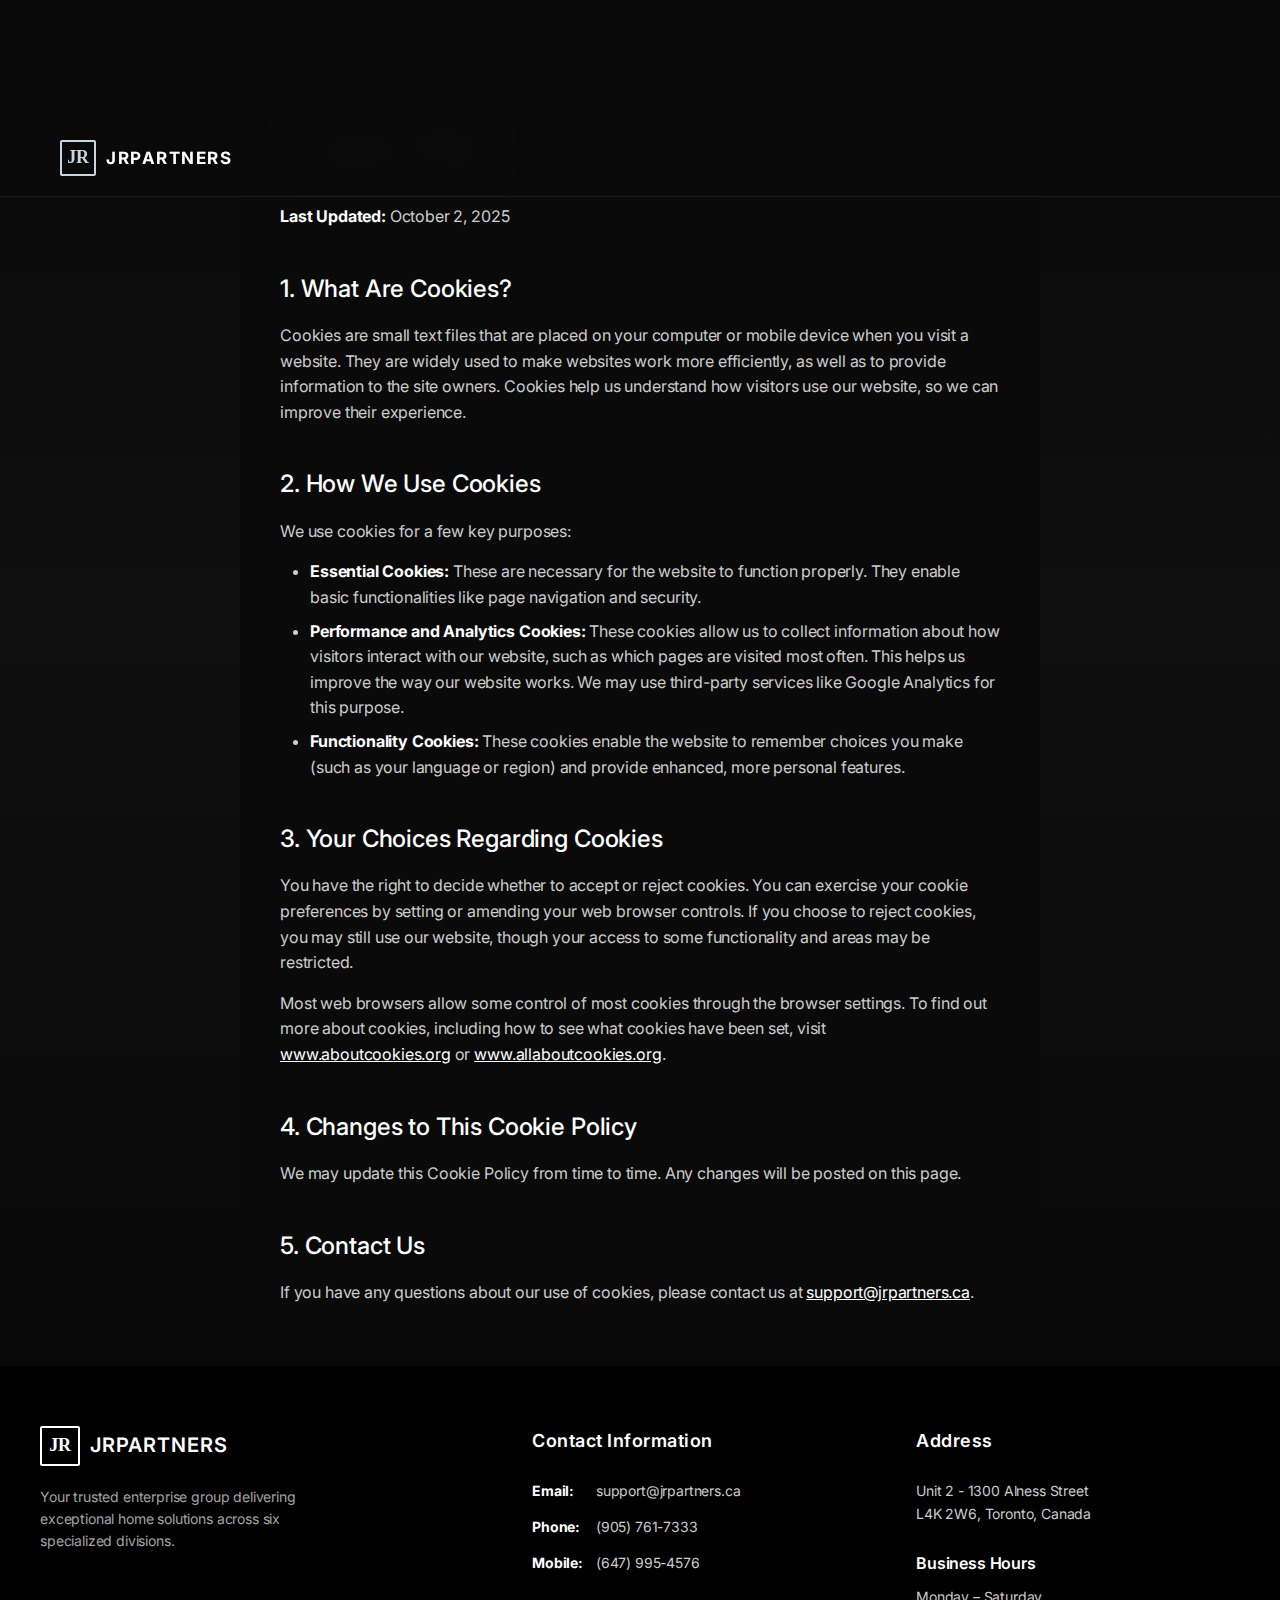
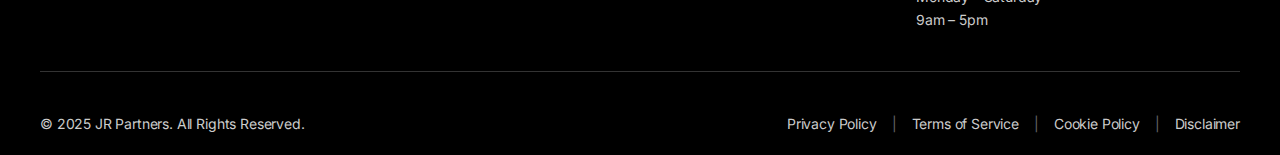
<file: cookies.html>
<!DOCTYPE html>
<html lang="en">
<head>
    <meta charset="UTF-8">
    <meta name="viewport" content="width=device-width, initial-scale=1.0">
    <title>Cookie Policy - JRPartners</title>
    <link rel="stylesheet" href="styles.css">
    <link href="https://fonts.googleapis.com/css2?family=Inter:wght@300;400;500;600;700&display=swap" rel="stylesheet">
</head>
<body>
    <!-- Navigation -->
    <nav class="navbar">
        <div class="nav-container">
            <div class="nav-logo">
                <a href="index.html">
                    <div class="logo-icon">JR</div>
                    <span class="logo-text">JRPARTNERS</span>
                </a>
            </div>
        </div>
    </nav>

    <!-- Cookie Policy Content -->
    <main class="policy-container">
        <h1>Cookie Policy</h1>
        <p><strong>Last Updated:</strong> October 2, 2025</p>

        <h2>1. What Are Cookies?</h2>
        <p>Cookies are small text files that are placed on your computer or mobile device when you visit a website. They are widely used to make websites work more efficiently, as well as to provide information to the site owners. Cookies help us understand how visitors use our website, so we can improve their experience.</p>

        <h2>2. How We Use Cookies</h2>
        <p>We use cookies for a few key purposes:</p>
        <ul>
            <li><strong>Essential Cookies:</strong> These are necessary for the website to function properly. They enable basic functionalities like page navigation and security.</li>
            <li><strong>Performance and Analytics Cookies:</strong> These cookies allow us to collect information about how visitors interact with our website, such as which pages are visited most often. This helps us improve the way our website works. We may use third-party services like Google Analytics for this purpose.</li>
            <li><strong>Functionality Cookies:</strong> These cookies enable the website to remember choices you make (such as your language or region) and provide enhanced, more personal features.</li>
        </ul>

        <h2>3. Your Choices Regarding Cookies</h2>
        <p>You have the right to decide whether to accept or reject cookies. You can exercise your cookie preferences by setting or amending your web browser controls. If you choose to reject cookies, you may still use our website, though your access to some functionality and areas may be restricted.</p>
        <p>Most web browsers allow some control of most cookies through the browser settings. To find out more about cookies, including how to see what cookies have been set, visit <a href="https://www.aboutcookies.org" target="_blank" rel="noopener noreferrer">www.aboutcookies.org</a> or <a href="https://www.allaboutcookies.org" target="_blank" rel="noopener noreferrer">www.allaboutcookies.org</a>.</p>

        <h2>4. Changes to This Cookie Policy</h2>
        <p>We may update this Cookie Policy from time to time. Any changes will be posted on this page.</p>

        <h2>5. Contact Us</h2>
        <p>If you have any questions about our use of cookies, please contact us at <a href="mailto:support@jrpartners.ca">support@jrpartners.ca</a>.</p>
    </main>

    <!-- Footer -->
    <footer class="footer">
        <div class="footer-content">
            <div class="footer-section">
                <div class="footer-logo">
                    <div class="logo-icon">JR</div>
                    <span class="logo-text">JRPARTNERS</span>
                </div>
                <p class="footer-description">Your trusted enterprise group delivering exceptional home solutions across six specialized divisions.</p>
            </div>

            <div class="footer-section">
                <h3>Contact Information</h3>
                <div class="contact-item">
                    <strong>Email:</strong>
                    <a href="mailto:support@jrpartners.ca">support@jrpartners.ca</a>
                </div>
                <div class="contact-item">
                    <strong>Phone:</strong>
                    <a href="tel:+19057617333">(905) 761-7333</a>
                </div>
                <div class="contact-item">
                    <strong>Mobile:</strong>
                    <a href="tel:+16479954576">(647) 995-4576</a>
                </div>
            </div>

            <div class="footer-section">
                <h3>Address</h3>
                <div class="address">
                    <p>Unit 2 - 1300 Alness Street<br>L4K 2W6, Toronto, Canada</p>
                </div>
                <div class="hours">
                    <h4>Business Hours</h4>
                    <p>Monday – Saturday<br>9am – 5pm</p>
                </div>
            </div>
        </div>

        <div class="footer-bottom">
            <div class="footer-copyright">
                <p>&copy; 2025 JR Partners. All Rights Reserved.</p>
            </div>
            <div class="footer-links">
                <a href="privacy.html">Privacy Policy</a>
                <span class="separator">|</span>
                <a href="terms.html">Terms of Service</a>
                <span class="separator">|</span>
                <a href="cookies.html">Cookie Policy</a>
                <span class="separator">|</span>
                <a href="disclaimer.html">Disclaimer</a>
            </div>
        </div>
    </footer>
</body>
</html>
</file>
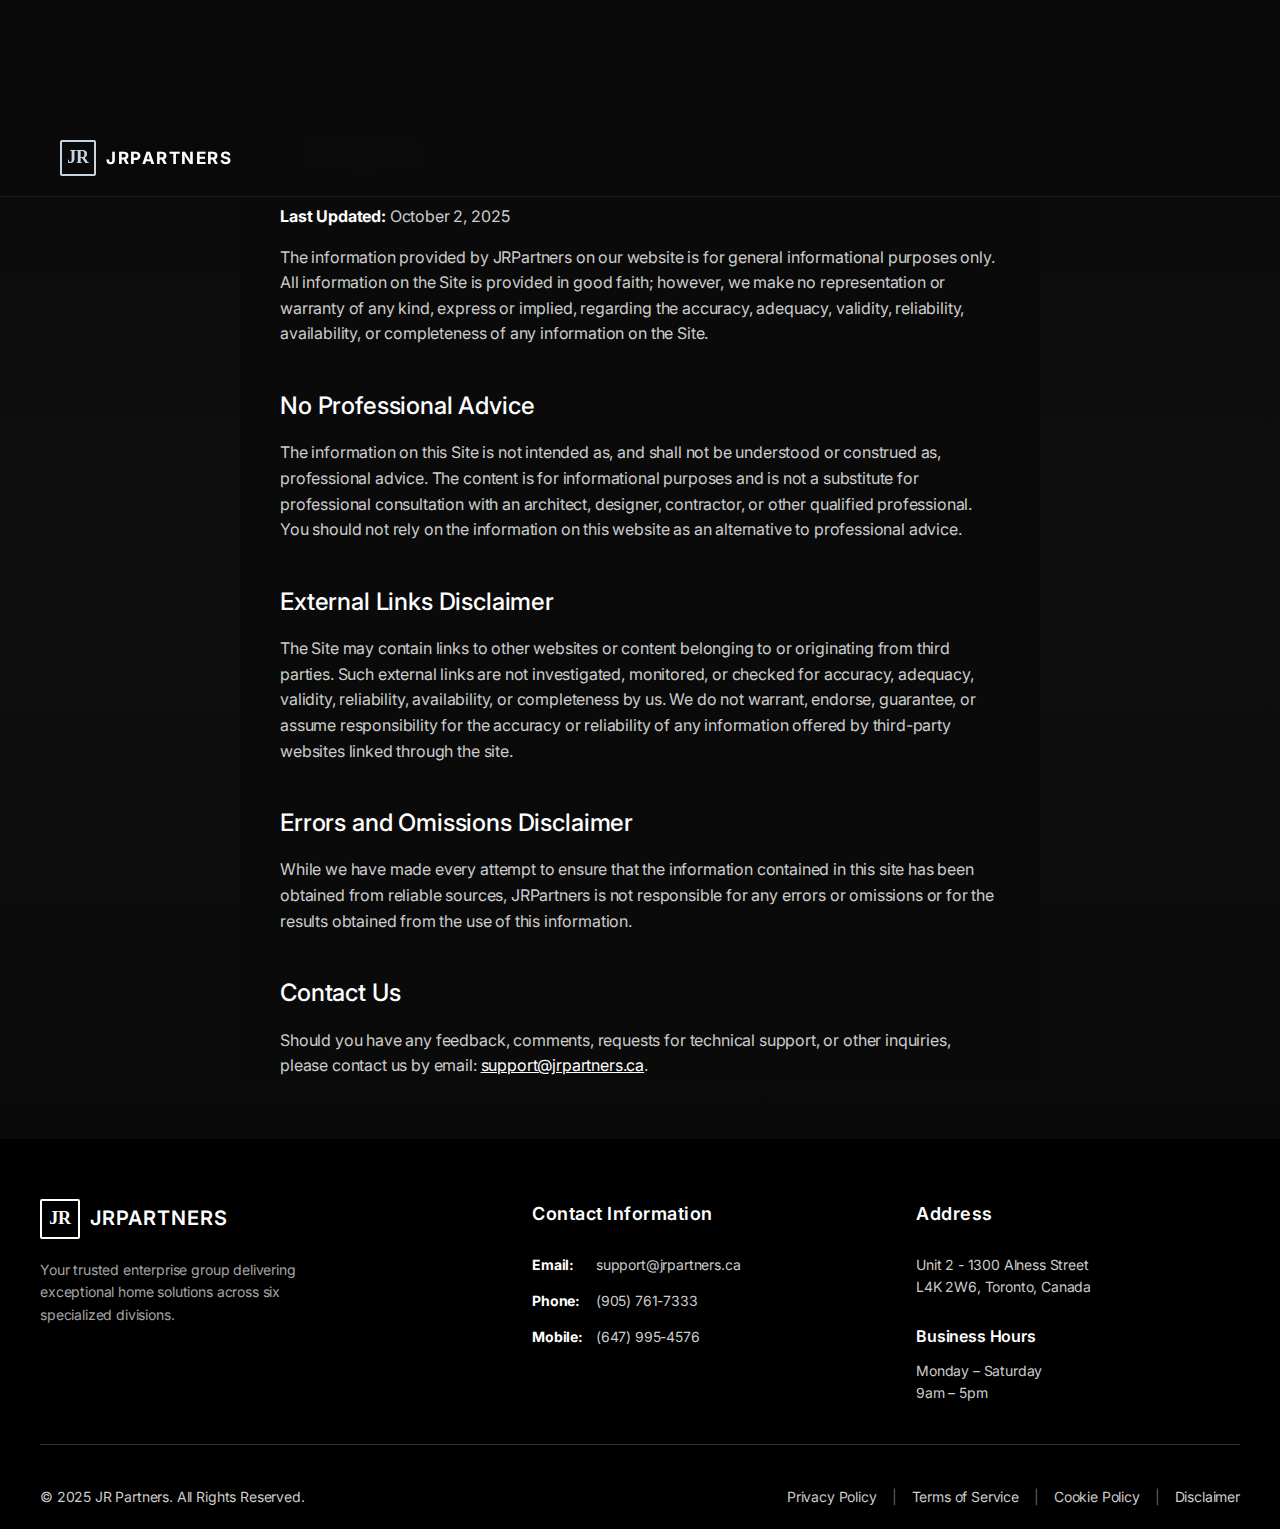
<file: disclaimer.html>
<!DOCTYPE html>
<html lang="en">
<head>
    <meta charset="UTF-8">
    <meta name="viewport" content="width=device-width, initial-scale=1.0">
    <title>Disclaimer - JRPartners</title>
    <link rel="stylesheet" href="styles.css">
    <link href="https://fonts.googleapis.com/css2?family=Inter:wght@300;400;500;600;700&display=swap" rel="stylesheet">
</head>
<body>
    <!-- Navigation -->
    <nav class="navbar">
        <div class="nav-container">
            <div class="nav-logo">
                <a href="index.html">
                    <div class="logo-icon">JR</div>
                    <span class="logo-text">JRPARTNERS</span>
                </a>
            </div>
        </div>
    </nav>

    <!-- Disclaimer Content -->
    <main class="policy-container">
        <h1>Disclaimer</h1>
        <p><strong>Last Updated:</strong> October 2, 2025</p>

        <p>The information provided by JRPartners on our website is for general informational purposes only. All information on the Site is provided in good faith; however, we make no representation or warranty of any kind, express or implied, regarding the accuracy, adequacy, validity, reliability, availability, or completeness of any information on the Site.</p>

        <h2>No Professional Advice</h2>
        <p>The information on this Site is not intended as, and shall not be understood or construed as, professional advice. The content is for informational purposes and is not a substitute for professional consultation with an architect, designer, contractor, or other qualified professional. You should not rely on the information on this website as an alternative to professional advice.</p>

        <h2>External Links Disclaimer</h2>
        <p>The Site may contain links to other websites or content belonging to or originating from third parties. Such external links are not investigated, monitored, or checked for accuracy, adequacy, validity, reliability, availability, or completeness by us. We do not warrant, endorse, guarantee, or assume responsibility for the accuracy or reliability of any information offered by third-party websites linked through the site.</p>

        <h2>Errors and Omissions Disclaimer</h2>
        <p>While we have made every attempt to ensure that the information contained in this site has been obtained from reliable sources, JRPartners is not responsible for any errors or omissions or for the results obtained from the use of this information.</p>

        <h2>Contact Us</h2>
        <p>Should you have any feedback, comments, requests for technical support, or other inquiries, please contact us by email: <a href="mailto:support@jrpartners.ca">support@jrpartners.ca</a>.</p>
    </main>

    <!-- Footer -->
    <footer class="footer">
        <div class="footer-content">
            <div class="footer-section">
                <div class="footer-logo">
                    <div class="logo-icon">JR</div>
                    <span class="logo-text">JRPARTNERS</span>
                </div>
                <p class="footer-description">Your trusted enterprise group delivering exceptional home solutions across six specialized divisions.</p>
            </div>

            <div class="footer-section">
                <h3>Contact Information</h3>
                <div class="contact-item">
                    <strong>Email:</strong>
                    <a href="mailto:support@jrpartners.ca">support@jrpartners.ca</a>
                </div>
                <div class="contact-item">
                    <strong>Phone:</strong>
                    <a href="tel:+19057617333">(905) 761-7333</a>
                </div>
                <div class="contact-item">
                    <strong>Mobile:</strong>
                    <a href="tel:+16479954576">(647) 995-4576</a>
                </div>
            </div>

            <div class="footer-section">
                <h3>Address</h3>
                <div class="address">
                    <p>Unit 2 - 1300 Alness Street<br>L4K 2W6, Toronto, Canada</p>
                </div>
                <div class="hours">
                    <h4>Business Hours</h4>
                    <p>Monday – Saturday<br>9am – 5pm</p>
                </div>
            </div>
        </div>

        <div class="footer-bottom">
            <div class="footer-copyright">
                <p>&copy; 2025 JR Partners. All Rights Reserved.</p>
            </div>
            <div class="footer-links">
                <a href="privacy.html">Privacy Policy</a>
                <span class="separator">|</span>
                <a href="terms.html">Terms of Service</a>
                <span class="separator">|</span>
                <a href="cookies.html">Cookie Policy</a>
                <span class="separator">|</span>
                <a href="disclaimer.html">Disclaimer</a>
            </div>
        </div>
    </footer>
</body>
</html>
</file>
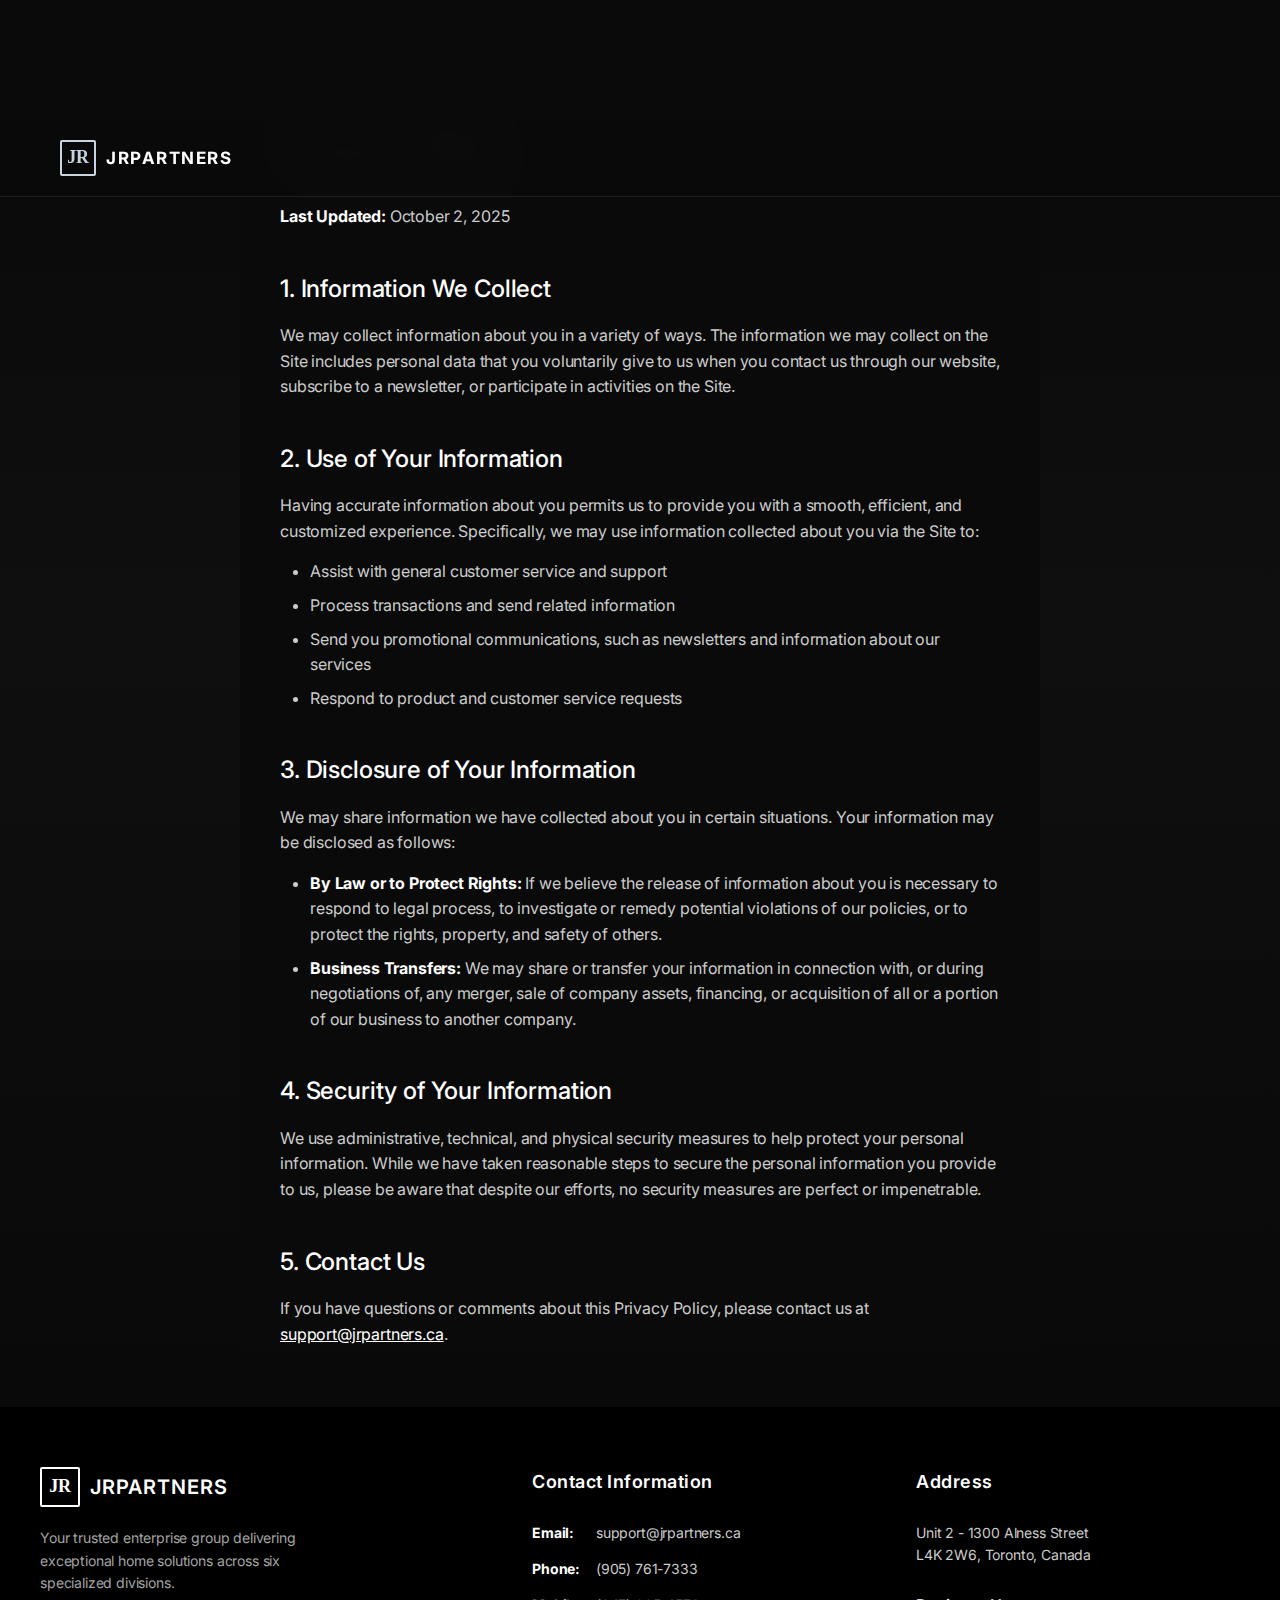
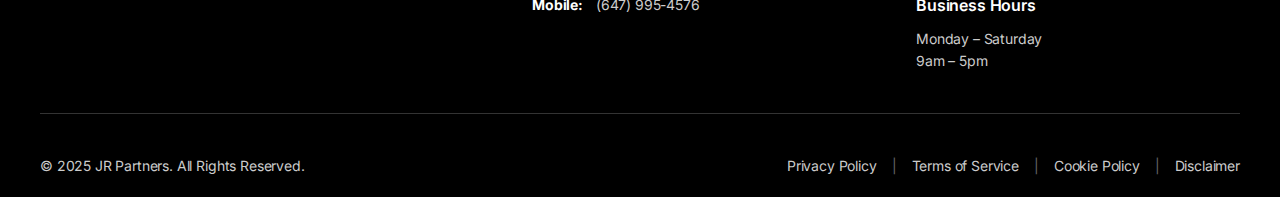
<file: privacy.html>
<!DOCTYPE html>
<html lang="en">
<head>
    <meta charset="UTF-8">
    <meta name="viewport" content="width=device-width, initial-scale=1.0">
    <title>Privacy Policy - JRPartners</title>
    <link rel="stylesheet" href="styles.css">
    <link href="https://fonts.googleapis.com/css2?family=Inter:wght@300;400;500;600;700&display=swap" rel="stylesheet">
</head>
<body>
    <!-- Navigation -->
    <nav class="navbar">
        <div class="nav-container">
            <div class="nav-logo">
                <a href="index.html">
                    <div class="logo-icon">JR</div>
                    <span class="logo-text">JRPARTNERS</span>
                </a>
            </div>
        </div>
    </nav>

    <!-- Privacy Policy Content -->
    <main class="policy-container">
        <h1>Privacy Policy</h1>
        <p><strong>Last Updated:</strong> October 2, 2025</p>

        <h2>1. Information We Collect</h2>
        <p>We may collect information about you in a variety of ways. The information we may collect on the Site includes personal data that you voluntarily give to us when you contact us through our website, subscribe to a newsletter, or participate in activities on the Site.</p>

        <h2>2. Use of Your Information</h2>
        <p>Having accurate information about you permits us to provide you with a smooth, efficient, and customized experience. Specifically, we may use information collected about you via the Site to:</p>
        <ul>
            <li>Assist with general customer service and support</li>
            <li>Process transactions and send related information</li>
            <li>Send you promotional communications, such as newsletters and information about our services</li>
            <li>Respond to product and customer service requests</li>
        </ul>

        <h2>3. Disclosure of Your Information</h2>
        <p>We may share information we have collected about you in certain situations. Your information may be disclosed as follows:</p>
        <ul>
            <li><strong>By Law or to Protect Rights:</strong> If we believe the release of information about you is necessary to respond to legal process, to investigate or remedy potential violations of our policies, or to protect the rights, property, and safety of others.</li>
            <li><strong>Business Transfers:</strong> We may share or transfer your information in connection with, or during negotiations of, any merger, sale of company assets, financing, or acquisition of all or a portion of our business to another company.</li>
        </ul>

        <h2>4. Security of Your Information</h2>
        <p>We use administrative, technical, and physical security measures to help protect your personal information. While we have taken reasonable steps to secure the personal information you provide to us, please be aware that despite our efforts, no security measures are perfect or impenetrable.</p>

        <h2>5. Contact Us</h2>
        <p>If you have questions or comments about this Privacy Policy, please contact us at <a href="mailto:support@jrpartners.ca">support@jrpartners.ca</a>.</p>
    </main>

    <!-- Footer -->
    <footer class="footer">
        <div class="footer-content">
            <div class="footer-section">
                <div class="footer-logo">
                    <div class="logo-icon">JR</div>
                    <span class="logo-text">JRPARTNERS</span>
                </div>
                <p class="footer-description">Your trusted enterprise group delivering exceptional home solutions across six specialized divisions.</p>
            </div>

            <div class="footer-section">
                <h3>Contact Information</h3>
                <div class="contact-item">
                    <strong>Email:</strong>
                    <a href="mailto:support@jrpartners.ca">support@jrpartners.ca</a>
                </div>
                <div class="contact-item">
                    <strong>Phone:</strong>
                    <a href="tel:+19057617333">(905) 761-7333</a>
                </div>
                <div class="contact-item">
                    <strong>Mobile:</strong>
                    <a href="tel:+16479954576">(647) 995-4576</a>
                </div>
            </div>

            <div class="footer-section">
                <h3>Address</h3>
                <div class="address">
                    <p>Unit 2 - 1300 Alness Street<br>L4K 2W6, Toronto, Canada</p>
                </div>
                <div class="hours">
                    <h4>Business Hours</h4>
                    <p>Monday – Saturday<br>9am – 5pm</p>
                </div>
            </div>
        </div>

        <div class="footer-bottom">
            <div class="footer-copyright">
                <p>&copy; 2025 JR Partners. All Rights Reserved.</p>
            </div>
            <div class="footer-links">
                <a href="privacy.html">Privacy Policy</a>
                <span class="separator">|</span>
                <a href="terms.html">Terms of Service</a>
                <span class="separator">|</span>
                <a href="cookies.html">Cookie Policy</a>
                <span class="separator">|</span>
                <a href="disclaimer.html">Disclaimer</a>
            </div>
        </div>
    </footer>
</body>
</html>
</file>
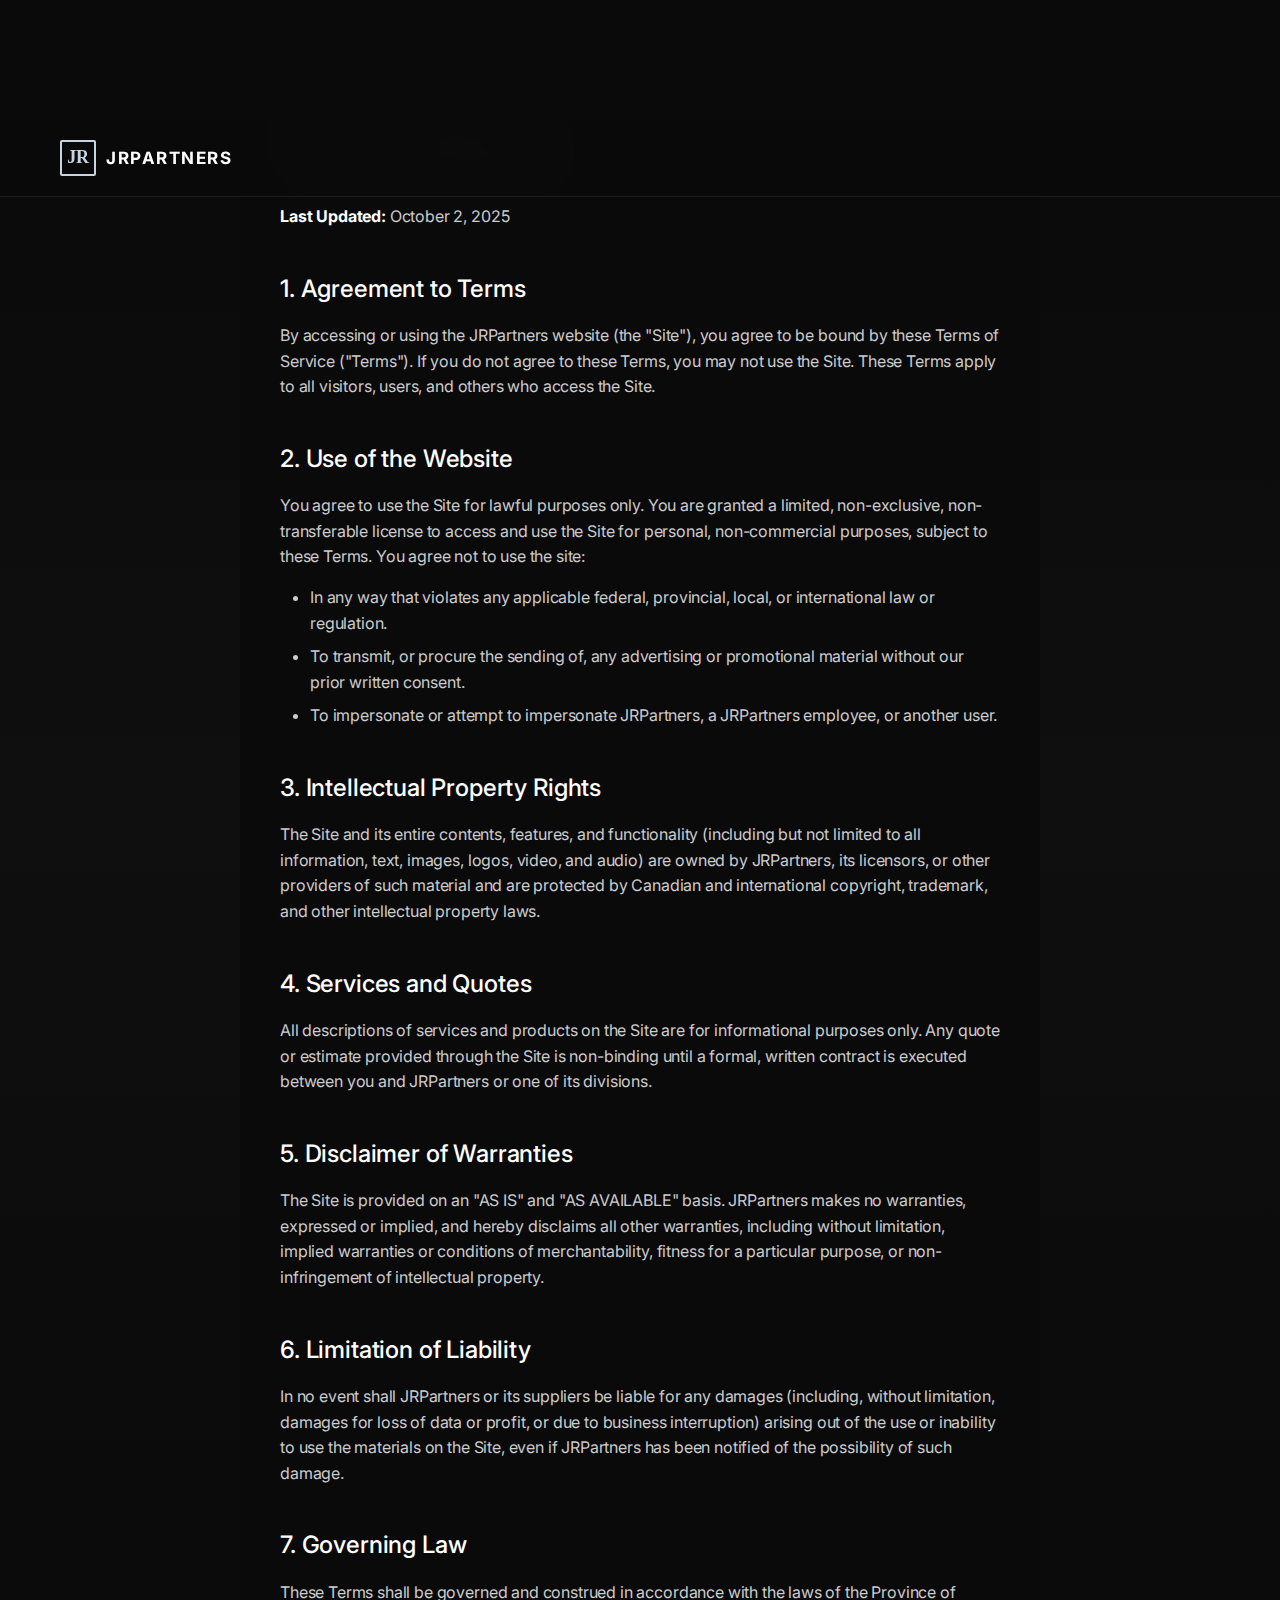
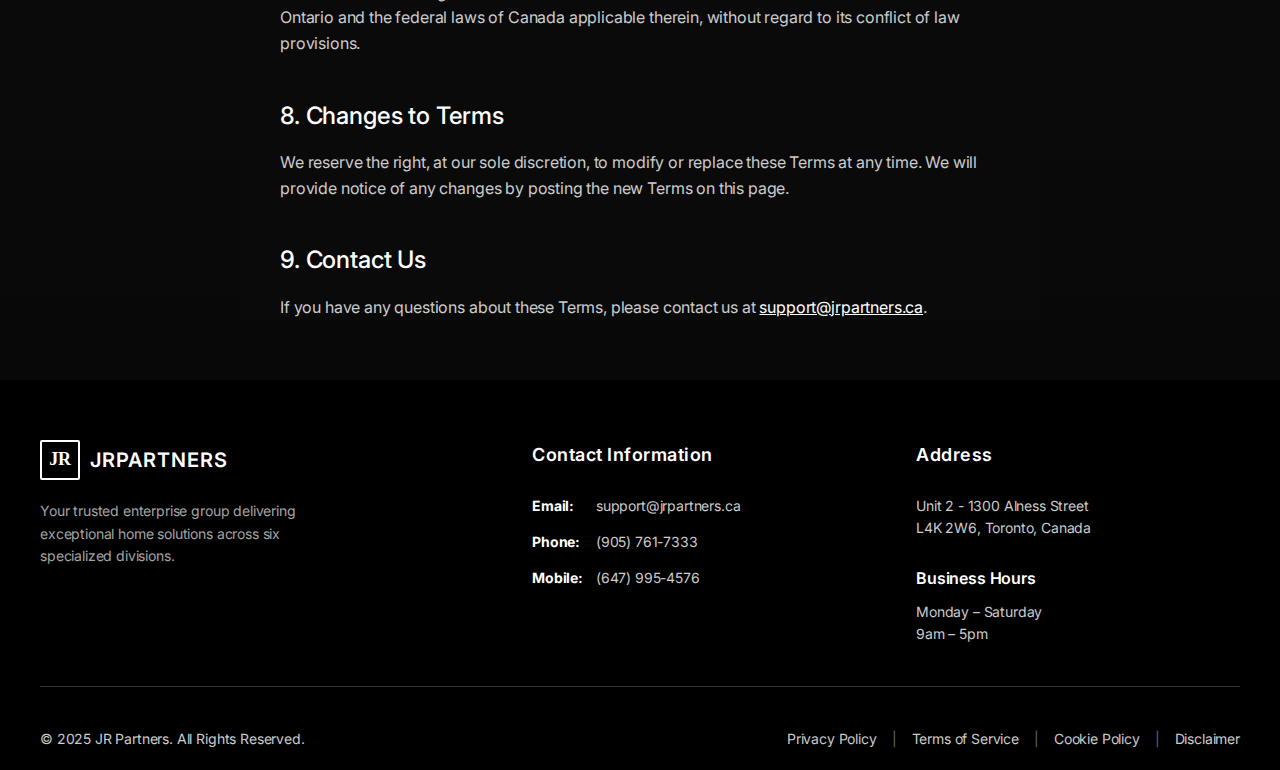
<file: terms.html>
<!DOCTYPE html>
<html lang="en">
<head>
    <meta charset="UTF-8">
    <meta name="viewport" content="width=device-width, initial-scale=1.0">
    <title>Terms of Service - JRPartners</title>
    <link rel="stylesheet" href="styles.css">
    <link href="https://fonts.googleapis.com/css2?family=Inter:wght@300;400;500;600;700&display=swap" rel="stylesheet">
</head>
<body>
    <!-- Navigation -->
    <nav class="navbar">
        <div class="nav-container">
            <div class="nav-logo">
                <a href="index.html">
                    <div class="logo-icon">JR</div>
                    <span class="logo-text">JRPARTNERS</span>
                </a>
            </div>
        </div>
    </nav>

    <!-- Terms of Service Content -->
    <main class="policy-container">
        <h1>Terms of Service</h1>
        <p><strong>Last Updated:</strong> October 2, 2025</p>

        <h2>1. Agreement to Terms</h2>
        <p>By accessing or using the JRPartners website (the "Site"), you agree to be bound by these Terms of Service ("Terms"). If you do not agree to these Terms, you may not use the Site. These Terms apply to all visitors, users, and others who access the Site.</p>

        <h2>2. Use of the Website</h2>
        <p>You agree to use the Site for lawful purposes only. You are granted a limited, non-exclusive, non-transferable license to access and use the Site for personal, non-commercial purposes, subject to these Terms. You agree not to use the site:</p>
        <ul>
            <li>In any way that violates any applicable federal, provincial, local, or international law or regulation.</li>
            <li>To transmit, or procure the sending of, any advertising or promotional material without our prior written consent.</li>
            <li>To impersonate or attempt to impersonate JRPartners, a JRPartners employee, or another user.</li>
        </ul>

        <h2>3. Intellectual Property Rights</h2>
        <p>The Site and its entire contents, features, and functionality (including but not limited to all information, text, images, logos, video, and audio) are owned by JRPartners, its licensors, or other providers of such material and are protected by Canadian and international copyright, trademark, and other intellectual property laws.</p>

        <h2>4. Services and Quotes</h2>
        <p>All descriptions of services and products on the Site are for informational purposes only. Any quote or estimate provided through the Site is non-binding until a formal, written contract is executed between you and JRPartners or one of its divisions.</p>

        <h2>5. Disclaimer of Warranties</h2>
        <p>The Site is provided on an "AS IS" and "AS AVAILABLE" basis. JRPartners makes no warranties, expressed or implied, and hereby disclaims all other warranties, including without limitation, implied warranties or conditions of merchantability, fitness for a particular purpose, or non-infringement of intellectual property.</p>

        <h2>6. Limitation of Liability</h2>
        <p>In no event shall JRPartners or its suppliers be liable for any damages (including, without limitation, damages for loss of data or profit, or due to business interruption) arising out of the use or inability to use the materials on the Site, even if JRPartners has been notified of the possibility of such damage.</p>

        <h2>7. Governing Law</h2>
        <p>These Terms shall be governed and construed in accordance with the laws of the Province of Ontario and the federal laws of Canada applicable therein, without regard to its conflict of law provisions.</p>

        <h2>8. Changes to Terms</h2>
        <p>We reserve the right, at our sole discretion, to modify or replace these Terms at any time. We will provide notice of any changes by posting the new Terms on this page.</p>

        <h2>9. Contact Us</h2>
        <p>If you have any questions about these Terms, please contact us at <a href="mailto:support@jrpartners.ca">support@jrpartners.ca</a>.</p>
    </main>

    <!-- Footer -->
    <footer class="footer">
        <div class="footer-content">
            <div class="footer-section">
                <div class="footer-logo">
                    <div class="logo-icon">JR</div>
                    <span class="logo-text">JRPARTNERS</span>
                </div>
                <p class="footer-description">Your trusted enterprise group delivering exceptional home solutions across six specialized divisions.</p>
            </div>

            <div class="footer-section">
                <h3>Contact Information</h3>
                <div class="contact-item">
                    <strong>Email:</strong>
                    <a href="mailto:support@jrpartners.ca">support@jrpartners.ca</a>
                </div>
                <div class="contact-item">
                    <strong>Phone:</strong>
                    <a href="tel:+19057617333">(905) 761-7333</a>
                </div>
                <div class="contact-item">
                    <strong>Mobile:</strong>
                    <a href="tel:+16479954576">(647) 995-4576</a>
                </div>
            </div>

            <div class="footer-section">
                <h3>Address</h3>
                <div class="address">
                    <p>Unit 2 - 1300 Alness Street<br>L4K 2W6, Toronto, Canada</p>
                </div>
                <div class="hours">
                    <h4>Business Hours</h4>
                    <p>Monday – Saturday<br>9am – 5pm</p>
                </div>
            </div>
        </div>

        <div class="footer-bottom">
            <div class="footer-copyright">
                <p>&copy; 2025 JR Partners. All Rights Reserved.</p>
            </div>
            <div class="footer-links">
                <a href="privacy.html">Privacy Policy</a>
                <span class="separator">|</span>
                <a href="terms.html">Terms of Service</a>
                <span class="separator">|</span>
                <a href="cookies.html">Cookie Policy</a>
                <span class="separator">|</span>
                <a href="disclaimer.html">Disclaimer</a>
            </div>
        </div>
    </footer>
</body>
</html>
</file>
<file: styles.css>
/* Luxury Reset and Base Styles */
* {
    margin: 0;
    padding: 0;
    box-sizing: border-box;
}

/* Global luxury transitions */
a, button, .flip-card, .testimonial-quote-card, .stat-item {
    transition: all 0.3s cubic-bezier(0.4, 0, 0.2, 1);
}

/* Enhanced focus styles for accessibility */
a:focus, button:focus {
    outline: 2px solid rgba(200, 212, 224, 0.5);
    outline-offset: 2px;
}

html {
    background-color: #0a0a0a;
}

/* Ensure hero image is visible */
.hero {
    background: linear-gradient(135deg, rgba(0, 0, 0, 0.5) 0%, rgba(0, 0, 0, 0.2) 100%);
}

body {
    font-family: 'Inter', -apple-system, BlinkMacSystemFont, 'Segoe UI', Roboto, Oxygen, Ubuntu, Cantarell, sans-serif;
    background: linear-gradient(180deg, #0a0a0a 0%, #0f0f0f 30%, #0a0a0a 70%, #050505 100%);
    color: #ffffff;
    line-height: 1.65;
    font-weight: 400;
    letter-spacing: -0.01em;
    overflow-x: hidden;
    overflow-y: auto; /* Allow scrolling by default */
    
    /* Fix iOS touch scrolling issues */
    -webkit-overflow-scrolling: touch;
    overflow-scrolling: touch;
    -webkit-transform: translateZ(0);
    transform: translateZ(0);
    
    /* Enhanced text rendering */
    -webkit-font-smoothing: antialiased;
    -moz-osx-font-smoothing: grayscale;
    text-rendering: optimizeLegibility;
}

/* Only hide overflow on index page during loading */
body.loading {
    overflow-y: hidden;
}

.container {
    width: 100%;
    margin: 0 auto;
    padding: 0 40px;
    box-sizing: border-box;
}

/* Navigation */
.navbar {
    position: fixed;
    top: 0;
    width: 100%;
    background: rgba(10, 10, 10, 0.95);
    backdrop-filter: blur(25px);
    -webkit-backdrop-filter: blur(25px);
    border-bottom: 1px solid rgba(200, 212, 224, 0.1);
    z-index: 1000;
    padding: 20px 0;
    transition: all 0.4s cubic-bezier(0.4, 0, 0.2, 1);
}

.nav-container {
    max-width: 1200px;
    margin: 0 auto;
    display: flex;
    justify-content: space-between;
    align-items: center;
    padding: 0 20px;
}

.nav-logo {
    display: flex;
    align-items: center;
    gap: 10px;
}

.logo-icon {
    width: 36px;
    height: 36px;
    border: 2px solid #c8d4e0;
    border-radius: 2px;
    display: flex;
    align-items: center;
    justify-content: center;
    font-family: 'Playfair Display', serif;
    font-size: 18px;
    font-weight: 600;
    color: #c8d4e0;
    transition: all 0.3s ease;
}

.logo-icon:hover {
    border-color: #ffffff;
    color: #ffffff;
    transform: translateY(-1px);
    box-shadow: 0 4px 15px rgba(200, 212, 224, 0.2);
}

.logo-text {
    font-family: 'Inter', sans-serif;
    font-size: 17px;
    font-weight: 700;
    letter-spacing: 1.5px;
    color: #ffffff;
    transition: color 0.3s ease;
}

.nav-menu {
    display: flex;
    list-style: none;
    gap: 30px;
}

.nav-menu a {
    color: #ffffff;
    text-decoration: none;
    font-size: 14px;
    font-weight: 400;
    letter-spacing: 0.5px;
    transition: opacity 0.3s ease;
}

.nav-menu a:hover {
    opacity: 0.7;
}

/* Hero Section */
.hero {
    min-height: 100vh;
    height: 100vh;
    display: flex;
    align-items: center;
    justify-content: center;
    position: relative;
    background: #0a0a0a;
    margin-top: 0;
    overflow: hidden;
    padding: 0;
}

/* Hero section - title and wireframe together */
.hero {
    position: relative;
    min-height: 100vh;
    background: linear-gradient(135deg, #0a0a0a 0%, #1a1a1a 100%);
    overflow: hidden;
}

.hero-canvas-container {
    position: absolute;
    top: 0;
    left: 0;
    right: 0;
    bottom: 0;
    width: 100%;
    height: 100%;
}

.hero-canvas-container canvas {
    width: 100%;
    height: 100%;
    display: block;
}

/* Wireframe Scene Section - Remove this, no longer needed */
.wireframe-scene {
    display: none;
}

.wireframe-scene canvas {
    display: none;
}

#wireframeCanvas {
    display: block;
    width: 100%;
    height: 100%;
    cursor: move;
}

.hero-title-top {
    position: absolute;
    top: calc(76px + 49px); /* navbar height (76px) + spacing (49px) */
    left: 0;
    right: 0;
    z-index: 10;
    text-align: center;
    padding: 0 80px;
    animation: fadeInDown 1.2s ease-out 0.3s both;
}

.hero-title-top h1 {
    font-family: 'Playfair Display', serif;
    font-size: 4rem;
    font-weight: 400;
    line-height: 1.15;
    margin: 0;
    letter-spacing: 0.01em;
    color: #ffffff;
    text-shadow: 
        0 0 80px rgba(0, 0, 0, 0.95),
        0 6px 40px rgba(0, 0, 0, 0.9), 
        0 3px 20px rgba(0, 0, 0, 0.85);
}

.hero-subtitle-bottom {
    position: absolute;
    bottom: 100px;
    left: 0;
    right: 0;
    z-index: 10;
    text-align: center;
    padding: 0 80px;
    animation: fadeInUp 1.2s ease-out 0.5s both;
}

.hero-subtitle-bottom p {
    font-family: 'Cormorant Garamond', serif;
    font-size: 23px;
    font-weight: 400;
    opacity: 0.92;
    margin: 0 auto;
    line-height: 1.75;
    letter-spacing: 0.03em;
    color: rgba(255, 255, 255, 0.9);
    text-shadow: 
        0 0 50px rgba(0, 0, 0, 0.95),
        0 4px 25px rgba(0, 0, 0, 0.9),
        0 2px 12px rgba(0, 0, 0, 0.85);
    max-width: 950px;
}

/* Hero Responsive Styles */
@media (max-width: 1024px) {
    .hero {
        min-height: 100vh;
    }

    .hero-title-top {
        top: calc(76px + 24px); /* navbar + 24px spacing */
        padding: 0 60px;
    }
    
    .hero-title-top h1 {
        font-size: 3.3rem;
    }
}

@media (max-width: 768px) {
    .hero {
        min-height: 100vh;
    }

    .hero-title-top {
        top: calc(76px + 14px); /* navbar + 14px spacing */
        padding: 0 40px;
    }

    .hero-title-top h1 {
        font-size: 2rem;
        line-height: 1.2;
        letter-spacing: 0;
    }
}

@media (max-width: 480px) {
    .hero {
        min-height: 100vh;
    }

    .hero-title-top {
        top: calc(76px + 10px); /* navbar + 10px spacing */
        padding: 0 20px;
    }
    
    .hero-title-top h1 {
        font-size: 1.5rem;
        line-height: 1.25;
    }
}

/* Company Names Carousel - Fixed at top of Companies Section */
.company-names-container {
    position: relative;
    width: 100%;
    height: 60px;
    background: #0a0a0a;
    border-top: 1px solid rgba(200, 212, 224, 0.05);
    border-bottom: 1px solid rgba(200, 212, 224, 0.05);
    pointer-events: none;
    overflow: hidden;
    z-index: 10;
    display: flex;
    align-items: center;
    justify-content: flex-start;
}

.company-names-track {
    display: flex;
    align-items: center;
    gap: 80px;
    white-space: nowrap;
    animation: scrollCompanies 40s linear infinite;
}

.company-name {
    color: var(--gold);
    font-weight: 300;
    opacity: 0.15;
    white-space: nowrap;
    pointer-events: none;
    letter-spacing: 0.2em;
    text-transform: uppercase;
    font-size: 13px;
    transition: opacity 0.8s ease;
    flex-shrink: 0;
}

@keyframes scrollCompanies {
    0% {
        transform: translateX(0);
    }
    100% {
        transform: translateX(-50%);
    }
}

/* Brightness gradient effect */
.company-names-container::before {
    content: '';
    position: absolute;
    top: 0;
    left: 0;
    width: 20%;
    height: 100%;
    background: linear-gradient(to right, #000000 0%, transparent 100%);
    z-index: 2;
    pointer-events: none;
}

.company-names-container::after {
    content: '';
    position: absolute;
    top: 0;
    right: 0;
    width: 20%;
    height: 100%;
    background: linear-gradient(to left, #000000 0%, transparent 100%);
    z-index: 2;
    pointer-events: none;
}

@media (max-width: 1024px) {
    .company-names-container {
        height: 55px;
    }
    
    .company-names-track {
        gap: 60px;
    }
    
    .company-name {
        font-size: 11px;
    }
}

@media (max-width: 768px) {
    .company-names-container {
        height: 50px;
    }
    
    .company-names-track {
        gap: 50px;
    }
    
    .company-name {
        opacity: 0.18;
        font-size: 9px;
    }
}

@media (max-width: 480px) {
    .company-names-container {
        height: 45px;
    }
    
    .company-names-track {
        gap: 35px;
    }
    
    .company-name {
        font-size: 7px;
        letter-spacing: 0.15em;
    }
}

/* Companies Section */
.companies {
    padding: 140px 40px 160px;
    background: linear-gradient(180deg, #0a0a0a 0%, #111111 20%, #0f0f0f 80%, #0a0a0a 100%);
    width: 100%;
    box-sizing: border-box;
    position: relative;
}

.companies::before {
    content: '';
    position: absolute;
    top: 0;
    left: 0;
    right: 0;
    bottom: 0;
    background: 
        radial-gradient(circle at 20% 80%, rgba(200, 212, 224, 0.02) 0%, transparent 50%),
        radial-gradient(circle at 80% 20%, rgba(200, 212, 224, 0.015) 0%, transparent 50%);
    pointer-events: none;
}

.companies h2 {
    font-family: 'Playfair Display', serif;
    font-size: 3.2rem;
    font-weight: 500;
    line-height: 1.15;
    margin-bottom: 28px;
    text-align: center;
    max-width: 1200px;
    margin-left: auto;
    margin-right: auto;
    letter-spacing: -0.01em;
    color: #ffffff;
}

.section-subtitle {
    font-family: 'Cormorant Garamond', serif;
    font-size: 18px;
    font-weight: 400;
    font-style: italic;
    opacity: 0.85;
    margin-bottom: 70px;
    color: rgba(255, 255, 255, 0.8);
    text-align: center;
    max-width: 1200px;
    margin-left: auto;
    margin-right: auto;
    letter-spacing: 0.01em;
    line-height: 1.6;
}

.companies-row {
    display: grid;
    grid-template-columns: repeat(3, 1fr);
    gap: 5px;
    margin-bottom: 80px;
    max-width: 100%;
    width: 100%;
}

/* Flip Card Styles */
.flip-card {
    background-color: transparent;
    width: 100%;
    height: 600px;
    perspective: 1000px;
    position: relative;
    
    /* Fix iOS touch behavior - allow scrolling over cards */
    -webkit-transform-style: preserve-3d;
    transform-style: preserve-3d;
    -webkit-backface-visibility: hidden;
    backface-visibility: hidden;
    touch-action: manipulation;
}

.flip-card-inner {
    position: relative;
    width: 100%;
    height: 100%;
    text-align: center;
    transition: transform 1.5s;
    transform-style: preserve-3d;
    cursor: pointer;
}

.flip-card {
    -webkit-tap-highlight-color: transparent;
    touch-action: manipulation;
    user-select: none;
    -webkit-user-select: none;
}

/* Ensure buttons and links are always accessible */
.learn-more-btn {
    pointer-events: auto;
    touch-action: manipulation;
    position: relative;
    z-index: 10;
}

/* Better mobile button styling */
@media (max-width: 768px) {
    .learn-more-btn {
        min-height: 44px;
        padding: 12px 20px;
        font-size: 14px;
    }
}

/* Policy Pages Styling */
.policy-container {
    max-width: 800px;
    margin: 120px auto 60px auto;
    padding: 0 40px;
    color: #ffffff;
    background: #0a0a0a;
    min-height: calc(100vh - 200px);
    line-height: 1.6;
}

.policy-container h1 {
    font-size: 2.5rem;
    font-weight: 300;
    margin-bottom: 20px;
    color: #ffffff;
}

.policy-container h2 {
    font-size: 1.5rem;
    font-weight: 500;
    margin-top: 40px;
    margin-bottom: 15px;
    color: #ffffff;
}

.policy-container h4 {
    font-size: 1.1rem;
    font-weight: 500;
    margin-top: 20px;
    margin-bottom: 10px;
    color: #ffffff;
}

.policy-container p {
    margin-bottom: 15px;
    color: #cccccc;
}

.policy-container ul {
    margin: 15px 0;
    padding-left: 30px;
}

.policy-container li {
    margin-bottom: 8px;
    color: #cccccc;
}

.policy-container a {
    color: #ffffff;
    text-decoration: underline;
    transition: opacity 0.3s ease;
}

.policy-container a:hover {
    opacity: 0.7;
}

.policy-container strong {
    color: #ffffff;
}

/* Navigation logo link styling */
.nav-logo a {
    display: flex;
    align-items: center;
    gap: 10px;
    text-decoration: none;
    color: inherit;
}

/* Policy pages responsive */
@media (max-width: 768px) {
    .policy-container {
        margin: 100px auto 40px auto;
        padding: 0 20px;
    }
    
    .policy-container h1 {
        font-size: 2rem;
    }
    
    .policy-container h2 {
        font-size: 1.3rem;
    }
}

/* Desktop hover functionality */
@media (hover: hover) {
    .flip-card:hover .flip-card-inner {
        transform: rotateY(180deg);
    }
}

.flip-card-front, .flip-card-back {
    position: absolute;
    top: 0;
    left: 0;
    width: 100%;
    height: 100%;
    -webkit-backface-visibility: hidden;
    backface-visibility: hidden;
    overflow: hidden;
    box-sizing: border-box;
}

.flip-card-front {
    position: relative;
}

.flip-card-front img {
    width: 100%;
    height: 100%;
    object-fit: cover;
}

.card-overlay {
    position: absolute;
    bottom: 0;
    left: 0;
    right: 0;
    background: linear-gradient(transparent, rgba(0, 0, 0, 0.8));
    padding: 40px 30px 30px 30px;
}

.card-content {
    text-align: left;
}

.card-content h3 {
    font-family: 'Playfair Display', serif;
    font-size: 20px;
    font-weight: 600;
    line-height: 1.3;
    margin-bottom: 18px;
    letter-spacing: 0.02em;
    color: #ffffff;
    text-shadow: 0 2px 10px rgba(0, 0, 0, 0.5);
}

.card-content p {
    font-family: 'Inter', sans-serif;
    font-size: 15px;
    font-weight: 400;
    line-height: 1.65;
    opacity: 0.95;
    color: rgba(255, 255, 255, 0.9);
    letter-spacing: 0.01em;
}

.flip-card-back {
    background-color: #000000;
    color: white;
    transform: rotateY(180deg);
    display: flex;
    align-items: center;
    justify-content: center;
}

.back-content {
    text-align: center;
    padding: 40px;
}

.back-content p {
    font-size: 16px;
    line-height: 1.6;
    margin-bottom: 30px;
    opacity: 0.9;
}

.learn-more-btn {
    display: inline-block;
    background: linear-gradient(135deg, rgba(200, 212, 224, 0.08) 0%, rgba(200, 212, 224, 0.12) 100%);
    border: 1.5px solid rgba(200, 212, 224, 0.3);
    color: #c8d4e0;
    padding: 14px 36px;
    font-family: 'Inter', sans-serif;
    font-size: 14px;
    font-weight: 600;
    letter-spacing: 1.2px;
    text-transform: uppercase;
    text-decoration: none;
    border-radius: 2px;
    transition: all 0.4s cubic-bezier(0.4, 0, 0.2, 1);
    position: relative;
    overflow: hidden;
}

.learn-more-btn::before {
    content: '';
    position: absolute;
    top: 0;
    left: -100%;
    width: 100%;
    height: 100%;
    background: linear-gradient(90deg, transparent, rgba(255, 255, 255, 0.1), transparent);
    transition: left 0.6s ease;
}

.learn-more-btn:hover::before {
    left: 100%;
}

.learn-more-btn:hover {
    background: linear-gradient(135deg, rgba(200, 212, 224, 0.15) 0%, rgba(200, 212, 224, 0.25) 100%);
    border-color: rgba(200, 212, 224, 0.5);
    color: #ffffff;
    transform: translateY(-2px);
    box-shadow: 0 8px 25px rgba(0, 0, 0, 0.3), 0 0 20px rgba(200, 212, 224, 0.1);
}





/* About Section */
.about {
    padding: 140px 40px 160px;
    background: linear-gradient(135deg, #0f0f0f 0%, #111111 25%, #0d0d0d 75%, #0a0a0a 100%);
    width: 100%;
    box-sizing: border-box;
    position: relative;
}

.about::after {
    content: '';
    position: absolute;
    top: 0;
    left: 0;
    right: 0;
    bottom: 0;
    background: linear-gradient(90deg, transparent 0%, rgba(200, 212, 224, 0.01) 50%, transparent 100%);
    pointer-events: none;
}

.about-content {
    max-width: 1200px;
    margin: 0 auto;
    text-align: center;
}

.section-label {
    font-family: 'Inter', sans-serif;
    font-size: 13px;
    font-weight: 600;
    letter-spacing: 2.5px;
    text-transform: uppercase;
    color: #c8d4e0;
    opacity: 0.8;
    display: block;
    margin-bottom: 25px;
}

.about h2 {
    font-family: 'Playfair Display', serif;
    font-size: 3rem;
    font-weight: 500;
    line-height: 1.2;
    margin-bottom: 35px;
    letter-spacing: -0.01em;
    color: #ffffff;
}

.about p {
    font-family: 'Cormorant Garamond', serif;
    font-size: 18px;
    font-weight: 400;
    opacity: 0.92;
    line-height: 1.7;
    margin-bottom: 45px;
    letter-spacing: 0.01em;
    color: rgba(255, 255, 255, 0.9);
}

.stats {
    display: flex;
    gap: 80px;
    justify-content: center;
    margin-top: 65px;
    padding: 0 20px;
}

.stat-item {
    display: flex;
    flex-direction: column;
    align-items: center;
    text-align: center;
    position: relative;
    padding: 20px 0;
}

.stat-item::before {
    content: '';
    position: absolute;
    top: 0;
    left: 50%;
    transform: translateX(-50%);
    width: 2px;
    height: 30px;
    background: linear-gradient(180deg, transparent, #c8d4e0, transparent);
    opacity: 0.3;
}

.stat-number {
    font-family: 'Playfair Display', serif;
    font-size: 3.5rem;
    font-weight: 400;
    color: #c8d4e0;
    line-height: 1;
    margin-bottom: 15px;
    text-shadow: 0 4px 15px rgba(200, 212, 224, 0.2);
    transition: all 0.3s ease;
}

.stat-item:hover .stat-number {
    color: #ffffff;
    transform: translateY(-2px);
    text-shadow: 0 6px 20px rgba(200, 212, 224, 0.3);
}

.stat-label {
    font-family: 'Inter', sans-serif;
    font-size: 13px;
    font-weight: 500;
    opacity: 0.75;
    letter-spacing: 1.2px;
    text-transform: uppercase;
    color: rgba(255, 255, 255, 0.7);
    margin-top: 5px;
}

/* Responsive Design */
@media (max-width: 1024px) {
    .hero-content {
        grid-template-columns: 1fr;
        gap: 40px;
    }
    
    .hero-side h2 {
        text-align: left;
    }
    
    .companies {
        padding: 80px 30px;
    }
    
    .about {
        padding: 80px 30px;
    }
    
    .companies-row {
        grid-template-columns: repeat(3, 1fr);
        gap: 8px;
    }
    
    .flip-card {
        height: 400px;
    }
    
    .stats {
        gap: 40px;
    }
}

@media (max-width: 768px) {
    .nav-menu {
        display: none;
    }
    
    .hero-text h1 {
        font-size: 2.5rem;
    }
    
    .hero-side h2 {
        font-size: 2rem;
    }
    
    .companies {
        padding: 60px 20px;
    }
    
    .about {
        padding: 60px 20px;
    }
    
    .companies h2,
    .about h2 {
        font-size: 2rem;
    }
    
    .companies-row {
        grid-template-columns: 1fr;
        gap: 10px;
        margin-bottom: 40px;
    }
    
    .flip-card {
        height: 350px;
    }
    
    .back-content {
        padding: 30px;
    }
    
    .back-content p {
        font-size: 14px;
    }
    
    .stats {
        flex-direction: column;
        gap: 20px;
        align-items: center;
    }
    
    .container {
        padding: 0 20px;
    }
}

@media (max-width: 480px) {
    .hero-text h1 {
        font-size: 2rem;
    }
    
    .hero-side h2 {
        font-size: 1.5rem;
    }
    
    .companies h2,
    .about h2 {
        font-size: 1.8rem;
    }
    
    .cta-button {
        padding: 12px 24px;
        font-size: 12px;
    }
    

}

/* ===============================================
   Our Process Section - Animated Timeline Story
   =============================================== */
.our-process {
    padding: 120px 0;
    background: linear-gradient(135deg, #0a0a0a 0%, #1a1a1a 25%, #111111 50%, #1a1a1a 75%, #0a0a0a 100%);
    position: relative;
    overflow: hidden;
}

.our-process::before {
    content: '';
    position: absolute;
    top: 0;
    left: 0;
    right: 0;
    bottom: 0;
    background: 
        radial-gradient(circle at 20% 50%, rgba(200, 210, 220, 0.08) 0%, transparent 50%),
        radial-gradient(circle at 80% 20%, rgba(150, 170, 190, 0.06) 0%, transparent 50%),
        radial-gradient(circle at 40% 80%, rgba(180, 200, 220, 0.04) 0%, transparent 50%);
    animation: storyGlow 15s ease-in-out infinite;
}

@keyframes storyGlow {
    0%, 100% { opacity: 0.3; }
    50% { opacity: 0.7; }
}

@keyframes ripple {
    to {
        transform: scale(4);
        opacity: 0;
    }
}

@keyframes timelineProgress {
    from { height: 0%; }
    to { height: 100%; }
}

@keyframes markerPulse {
    0%, 100% { 
        transform: scale(1);
        opacity: 0.7;
    }
    50% { 
        transform: scale(1.3);
        opacity: 1;
    }
}

@keyframes floatUp {
    0%, 100% { transform: translateY(0px); }
    50% { transform: translateY(-20px); }
}

@keyframes floatDown {
    0%, 100% { transform: translateY(0px); }
    50% { transform: translateY(20px); }
}

.process-header {
    text-align: center;
    margin-bottom: 100px;
    position: relative;
}

.process-header .section-label {
    font-family: 'Inter', sans-serif;
    color: #c8d4e0;
    font-weight: 600;
    letter-spacing: 2.5px;
    font-size: 13px;
    margin-bottom: 25px;
    display: block;
    text-transform: uppercase;
    opacity: 0.8;
}

.process-header h2 {
    font-family: 'Playfair Display', serif;
    font-size: 3.2rem;
    font-weight: 500;
    color: #fff;
    margin-bottom: 35px;
    line-height: 1.15;
    letter-spacing: -0.01em;
    text-shadow: 0 4px 15px rgba(0, 0, 0, 0.2);
}

.process-header .section-subtitle {
    font-family: 'Cormorant Garamond', serif;
    font-size: 18px;
    font-weight: 400;
    font-style: italic;
    color: rgba(255, 255, 255, 0.8);
    max-width: 650px;
    margin: 0 auto;
    letter-spacing: 0.01em;
    line-height: 1.65;
}

.process-timeline {
    position: relative;
    max-width: 1200px;
    margin: 0 auto;
    padding: 0 40px;
}

.timeline-line {
    position: absolute;
    left: 50%;
    top: 0;
    bottom: 0;
    width: 100px;
    transform: translateX(-50%);
    background: transparent;
}

.timeline-line::before {
    content: '';
    position: absolute;
    top: 0;
    left: 50%;
    width: 4px;
    height: 100%;
    background: rgba(180, 200, 220, 0.4);
    transform: translateX(-50%);
    border-radius: 2px;
    box-shadow: 0 0 8px rgba(180, 200, 220, 0.3);
    clip-path: polygon(
        45% 0%, 55% 0%, 60% 10%, 50% 15%, 
        40% 20%, 60% 30%, 40% 40%, 55% 50%, 
        45% 60%, 60% 70%, 40% 80%, 50% 85%, 
        60% 90%, 45% 100%, 55% 100%
    );
}

.timeline-progress {
    position: absolute;
    top: 0;
    left: 50%;
    width: 4px;
    background: linear-gradient(180deg, #c8d4e0 0%, #a8bcc8 100%);
    transform: translateX(-50%);
    border-radius: 2px;
    height: 0%;
    transition: height 1s ease-out;
    box-shadow: 0 0 20px rgba(180, 200, 220, 0.6), 0 0 40px rgba(180, 200, 220, 0.3);
    clip-path: polygon(
        45% 0%, 55% 0%, 60% 10%, 50% 15%, 
        40% 20%, 60% 30%, 40% 40%, 55% 50%, 
        45% 60%, 60% 70%, 40% 80%, 50% 85%, 
        60% 90%, 45% 100%, 55% 100%
    );
}

.timeline-story {
    position: relative;
}

.story-chapter {
    position: relative;
    margin-bottom: 120px;
    opacity: 0;
    transform: translateY(50px);
    transition: all 0.8s cubic-bezier(0.4, 0, 0.2, 1);
}

.story-chapter.animate-in {
    opacity: 1;
    transform: translateY(0);
}

.story-chapter:nth-child(even) {
    text-align: right;
}

.story-chapter:nth-child(even) .chapter-content {
    margin-right: auto;
    margin-left: calc(50% + 60px);
}

.story-chapter:nth-child(odd) .chapter-content {
    margin-left: auto;
    margin-right: calc(50% + 60px);
}

.chapter-marker {
    position: absolute;
    left: 50%;
    top: 50px;
    transform: translateX(-50%);
    z-index: 10;
}

.marker-pulse {
    position: absolute;
    width: 70px;
    height: 70px;
    border-radius: 50%;
    background: rgba(180, 200, 220, 0.2);
    animation: markerPulse 4s infinite;
    top: 50%;
    left: 50%;
    transform: translate(-50%, -50%);
}

.marker-icon {
    width: 50px;
    height: 50px;
    background: linear-gradient(135deg, #c8d4e0 0%, #a8bcc8 100%);
    border-radius: 50%;
    display: flex;
    align-items: center;
    justify-content: center;
    color: #1a1a2e;
    position: relative;
    z-index: 2;
    box-shadow: 0 8px 24px rgba(180, 200, 220, 0.3);
    border: 2px solid rgba(255, 255, 255, 0.1);
}

.marker-icon svg {
    width: 24px;
    height: 24px;
}

.chapter-content {
    background: rgba(15, 20, 25, 0.6);
    border: 1px solid rgba(180, 200, 220, 0.15);
    border-radius: 18px;
    padding: 25px 30px;
    backdrop-filter: blur(20px);
    -webkit-backdrop-filter: blur(20px);
    max-width: 380px;
    position: relative;
    transition: all 0.4s ease;
    box-shadow: 0 8px 32px rgba(0, 0, 0, 0.2);
}

.chapter-content::before {
    content: '';
    position: absolute;
    width: 16px;
    height: 16px;
    background: rgba(15, 20, 25, 0.6);
    border: 1px solid rgba(180, 200, 220, 0.15);
    transform: rotate(45deg);
    top: 45px;
}

.story-chapter:nth-child(odd) .chapter-content::before {
    right: -10px;
    border-left: none;
    border-bottom: none;
}

.story-chapter:nth-child(even) .chapter-content::before {
    left: -10px;
    border-right: none;
    border-top: none;
}

.chapter-content:hover {
    background: rgba(15, 20, 25, 0.75);
    border-color: rgba(180, 200, 220, 0.3);
    transform: translateY(-8px);
    box-shadow: 0 16px 48px rgba(0, 0, 0, 0.4), 0 0 20px rgba(180, 200, 220, 0.1);
}

.chapter-badge {
    display: inline-block;
    font-family: 'Inter', sans-serif;
    background: linear-gradient(135deg, #c8d4e0 0%, #a8bcc8 100%);
    color: #1a1a2e;
    padding: 6px 16px;
    border-radius: 16px;
    font-size: 12px;
    font-weight: 600;
    letter-spacing: 0.8px;
    text-transform: uppercase;
    margin-bottom: 15px;
}

.chapter-content h3 {
    font-family: 'Playfair Display', serif;
    font-size: 1.75rem;
    font-weight: 600;
    color: #c8d4e0;
    margin-bottom: 18px;
    letter-spacing: 0.02em;
}

.chapter-content p {
    font-family: 'Cormorant Garamond', serif;
    font-size: 16px;
    font-weight: 400;
    color: rgba(255, 255, 255, 0.9);
    line-height: 1.7;
    margin-bottom: 25px;
    letter-spacing: 0.01em;
}

.chapter-details {
    display: flex;
    flex-direction: column;
    gap: 15px;
}

.detail-item {
    display: flex;
    align-items: center;
    gap: 15px;
    font-family: 'Inter', sans-serif;
    font-size: 14px;
    color: rgba(255, 255, 255, 0.8);
    font-weight: 500;
    letter-spacing: 0.02em;
    transition: all 0.3s ease;
}

.detail-item:hover {
    color: #c8d4e0;
    transform: translateX(8px);
}

.detail-icon {
    font-size: 1.2rem;
    width: 25px;
    text-align: center;
}

.chapter-illustration {
    position: absolute;
    top: 0;
    width: 200px;
    height: 200px;
    pointer-events: none;
}

.story-chapter:nth-child(odd) .chapter-illustration {
    right: calc(50% + 100px);
}

.story-chapter:nth-child(even) .chapter-illustration {
    left: calc(50% + 100px);
}

.floating-elements {
    position: relative;
    width: 100%;
    height: 100%;
}

.float-element {
    position: absolute;
    width: 45px;
    height: 45px;
    border-radius: 50%;
    background: rgba(180, 200, 220, 0.08);
    border: 1px solid rgba(180, 200, 220, 0.2);
}

.float-element:nth-child(1) {
    top: 20%;
    left: 20%;
    animation: floatUp 4s infinite ease-in-out;
}

.float-element:nth-child(2) {
    bottom: 20%;
    right: 20%;
    animation: floatDown 6s infinite ease-in-out;
}

.process-finale {
    margin-top: 100px;
    text-align: center;
    position: relative;
}

.finale-content {
    background: rgba(15, 20, 25, 0.5);
    border: 1px solid rgba(180, 200, 220, 0.15);
    border-radius: 24px;
    padding: 45px 35px;
    backdrop-filter: blur(20px);
    -webkit-backdrop-filter: blur(20px);
    max-width: 650px;
    margin: 0 auto;
    box-shadow: 0 12px 40px rgba(0, 0, 0, 0.2);
}

.finale-content h3 {
    font-size: 2rem;
    font-weight: 600;
    color: #c8d4e0;
    margin-bottom: 16px;
}

.finale-content p {
    font-size: 1.1rem;
    color: rgba(255, 255, 255, 0.8);
    margin-bottom: 35px;
    font-style: italic;
}

.finale-actions {
    display: flex;
    justify-content: center;
    gap: 30px;
    flex-wrap: wrap;
}

.story-cta {
    display: flex;
    flex-direction: column;
    align-items: center;
    padding: 20px 28px;
    border-radius: 16px;
    text-decoration: none;
    transition: all 0.4s cubic-bezier(0.4, 0, 0.2, 1);
    min-width: 220px;
    position: relative;
    overflow: hidden;
}

.story-cta::before {
    content: '';
    position: absolute;
    top: 0;
    left: -100%;
    width: 100%;
    height: 100%;
    background: linear-gradient(90deg, transparent, rgba(255, 255, 255, 0.1), transparent);
    transition: left 0.6s;
}

.story-cta:hover::before {
    left: 100%;
}

.story-cta.primary {
    background: linear-gradient(135deg, #c8d4e0 0%, #a8bcc8 100%);
    color: #1a1a2e;
    box-shadow: 0 8px 24px rgba(180, 200, 220, 0.25);
}

.story-cta.primary:hover {
    transform: translateY(-6px) scale(1.03);
    box-shadow: 0 16px 32px rgba(180, 200, 220, 0.35);
}

.story-cta.secondary {
    background: rgba(180, 200, 220, 0.08);
    border: 2px solid #c8d4e0;
    color: #c8d4e0;
}

.story-cta.secondary:hover {
    background: rgba(180, 200, 220, 0.15);
    transform: translateY(-6px) scale(1.03);
    box-shadow: 0 16px 32px rgba(180, 200, 220, 0.15);
}

.cta-icon {
    font-size: 2rem;
    margin-bottom: 10px;
}

.cta-text {
    font-size: 1.2rem;
    font-weight: 700;
    margin-bottom: 5px;
}

.cta-detail {
    font-size: 0.9rem;
    opacity: 0.8;
}

/* Responsive Design for Timeline Story */
@media (max-width: 768px) {
    .our-process {
        padding: 80px 0;
    }
    
    .process-header h2 {
        font-size: 2.5rem;
    }
    
    .process-timeline {
        padding: 0 20px;
    }
    
    .timeline-line {
        left: 25px;
        transform: none;
        width: 50px;
    }
    
    .timeline-line::before {
        left: 0;
        transform: none;
        clip-path: polygon(
            40% 0%, 60% 0%, 70% 15%, 50% 25%, 
            30% 35%, 70% 50%, 30% 65%, 50% 75%, 
            70% 85%, 40% 100%, 60% 100%
        );
    }
    
    .timeline-progress {
        left: 0;
        transform: none;
        clip-path: polygon(
            40% 0%, 60% 0%, 70% 15%, 50% 25%, 
            30% 35%, 70% 50%, 30% 65%, 50% 75%, 
            70% 85%, 40% 100%, 60% 100%
        );
    }
    
    .story-chapter:nth-child(even),
    .story-chapter:nth-child(odd) {
        text-align: left;
    }
    
    .story-chapter:nth-child(even) .chapter-content,
    .story-chapter:nth-child(odd) .chapter-content {
        margin-left: 90px;
        margin-right: 0;
        max-width: calc(100% - 110px);
        padding: 20px 24px;
    }
    
    .chapter-marker {
        left: 25px;
        transform: none;
    }
    
    .chapter-content::before {
        display: none;
    }
    
    .chapter-illustration {
        display: none;
    }
    
    .finale-actions {
        flex-direction: column;
        align-items: center;
    }
    
    .story-cta {
        width: 100%;
        max-width: 300px;
    }
}

/* ===============================================
   Image Section with Quote Overlay
   =============================================== */
.image-section .full-width-image {
    position: relative;
}

.image-quote-overlay {
    position: absolute;
    top: 0;
    left: 0;
    right: 0;
    bottom: 0;
    background: rgba(0, 0, 0, 0.3);
    display: flex;
    align-items: center;
    justify-content: center;
    text-align: center;
}

.image-quote-overlay h2 {
    font-family: 'Playfair Display', serif;
    font-size: 4.2rem;
    font-weight: 400;
    color: #ffffff;
    letter-spacing: 0.02em;
    margin: 0;
    font-style: italic;
    text-shadow: 0 6px 20px rgba(0, 0, 0, 0.6);
    line-height: 1.1;
}

/* Responsive Design for Image Quote Overlay */
@media (max-width: 768px) {
    .image-quote-overlay h2 {
        font-size: 2.5rem;
        letter-spacing: 2px;
    }
}

@media (max-width: 480px) {
    .image-quote-overlay h2 {
        font-size: 2rem;
        letter-spacing: 1px;
    }
}

/* ===============================================
   Testimonials Section - Elegant Quote Design
   =============================================== */
.testimonials {
    padding: 120px 40px;
    background: #111111;
    width: 100%;
    box-sizing: border-box;
    position: relative;
}

.testimonials::before {
    content: '';
    position: absolute;
    top: 0;
    left: 0;
    right: 0;
    bottom: 0;
    background: 
        radial-gradient(circle at 15% 30%, rgba(200, 212, 224, 0.03) 0%, transparent 50%),
        radial-gradient(circle at 85% 70%, rgba(180, 200, 220, 0.02) 0%, transparent 50%);
    pointer-events: none;
}

.testimonials-header {
    text-align: center;
    margin-bottom: 80px;
    max-width: 800px;
    margin-left: auto;
    margin-right: auto;
    position: relative;
    z-index: 1;
}

.testimonials-header .section-label {
    font-family: 'Inter', sans-serif;
    color: #c8d4e0;
    font-weight: 600;
    letter-spacing: 2.5px;
    font-size: 13px;
    margin-bottom: 25px;
    display: block;
    text-transform: uppercase;
    opacity: 0.8;
}

.testimonials-header h2 {
    font-family: 'Playfair Display', serif;
    font-size: 3.2rem;
    font-weight: 500;
    color: #fff;
    margin-bottom: 35px;
    line-height: 1.15;
    letter-spacing: -0.01em;
}

.testimonials-header .section-subtitle {
    font-family: 'Cormorant Garamond', serif;
    font-size: 18px;
    font-weight: 400;
    font-style: italic;
    color: rgba(255, 255, 255, 0.8);
    max-width: 650px;
    margin: 0 auto;
    letter-spacing: 0.01em;
    line-height: 1.65;
}

.testimonials-elegant {
    display: grid;
    grid-template-columns: repeat(4, 1fr);
    gap: 30px;
    max-width: 1400px;
    margin: 0 auto;
    position: relative;
    z-index: 1;
}

.testimonial-quote-card {
    background: rgba(15, 20, 25, 0.4);
    border: 1px solid rgba(200, 212, 224, 0.1);
    border-radius: 16px;
    padding: 0;
    position: relative;
    transition: all 0.5s cubic-bezier(0.4, 0, 0.2, 1);
    backdrop-filter: blur(20px);
    -webkit-backdrop-filter: blur(20px);
    overflow: hidden;
    min-height: 280px;
}

.testimonial-quote-card::before {
    content: '';
    position: absolute;
    top: 0;
    left: 0;
    right: 0;
    bottom: 0;
    background: linear-gradient(135deg, rgba(200, 212, 224, 0.02) 0%, transparent 50%);
    opacity: 0;
    transition: opacity 0.3s ease;
}

.testimonial-quote-card:hover::before {
    opacity: 1;
}

.testimonial-quote-card:hover {
    transform: translateY(-10px);
    background: rgba(15, 20, 25, 0.6);
    border-color: rgba(200, 212, 224, 0.2);
    box-shadow: 0 25px 50px rgba(0, 0, 0, 0.4), 0 0 30px rgba(200, 212, 224, 0.1);
}

.quote-mark-large {
    position: absolute;
    top: -10px;
    left: 20px;
    font-size: 8rem;
    font-weight: 300;
    color: rgba(200, 212, 224, 0.15);
    line-height: 1;
    font-family: 'Times New Roman', serif;
    z-index: 1;
    user-select: none;
    pointer-events: none;
}

.testimonial-content {
    padding: 50px 30px 30px;
    position: relative;
    z-index: 2;
    height: 100%;
    display: flex;
    flex-direction: column;
    justify-content: space-between;
}

.testimonial-text {
    font-family: 'Cormorant Garamond', serif;
    font-size: 16px;
    font-weight: 400;
    line-height: 1.7;
    color: rgba(255, 255, 255, 0.9);
    margin-bottom: 30px;
    font-style: italic;
    letter-spacing: 0.01em;
    flex-grow: 1;
}

.testimonial-author {
    border-top: 1px solid rgba(200, 212, 224, 0.1);
    padding-top: 20px;
}

.author-name {
    font-family: 'Playfair Display', serif;
    color: #c8d4e0;
    font-weight: 600;
    font-size: 18px;
    margin-bottom: 8px;
    letter-spacing: 0.02em;
}

.author-title {
    font-family: 'Inter', sans-serif;
    color: rgba(255, 255, 255, 0.6);
    font-size: 13px;
    font-weight: 500;
    text-transform: uppercase;
    letter-spacing: 1px;
}

/* Responsive Design for Elegant Testimonials */
/* Large screens: 4 horizontal testimonials */
@media (min-width: 1200px) {
    .testimonials-elegant {
        grid-template-columns: repeat(4, 1fr);
        gap: 30px;
        max-width: 1400px;
    }
}

/* Medium-large screens: 4 horizontal testimonials (tighter) */
@media (min-width: 900px) and (max-width: 1199px) {
    .testimonials-elegant {
        grid-template-columns: repeat(4, 1fr);
        gap: 20px;
        max-width: 1200px;
    }
    
    .testimonial-quote-card {
        min-height: 300px;
    }
}

/* Tablet and mobile: 4 vertical testimonials (single column) */
@media (max-width: 899px) {
    .testimonials {
        padding: 80px 20px;
    }
    
    .testimonials-header {
        margin-bottom: 60px;
    }
    
    .testimonials-header h2 {
        font-size: 2.5rem;
    }
    
    .testimonials-elegant {
        grid-template-columns: 1fr;
        gap: 25px;
        max-width: 600px;
    }
    
    .testimonial-quote-card {
        min-height: 240px;
    }
    
    .quote-mark-large {
        font-size: 6rem;
        top: -5px;
        left: 15px;
    }
    
    .testimonial-content {
        padding: 40px 25px 25px;
    }
    
    .testimonial-text {
        font-size: 0.95rem;
    }
}

@media (max-width: 480px) {
    .quote-mark-large {
        font-size: 5rem;
    }
    
    .testimonial-content {
        padding: 35px 20px 20px;
    }
}

/* ===============================================
   Client Logos Section
   =============================================== */
.client-logos {
    padding: 80px 40px;
    background: #0a0a0a;
    width: 100%;
    box-sizing: border-box;
}

.client-logos h3 {
    font-family: 'Inter', sans-serif;
    text-align: center;
    font-size: 13px;
    font-weight: 600;
    letter-spacing: 2.5px;
    text-transform: uppercase;
    color: #c8d4e0;
    margin-bottom: 60px;
    opacity: 0.8;
}

.logos-grid {
    display: grid;
    grid-template-columns: repeat(4, 1fr);
    gap: 30px;
    max-width: 1200px;
    margin: 0 auto;
    align-items: center;
}

.logo-item {
    display: flex;
    align-items: center;
    justify-content: center;
    padding: 20px;
    height: 120px;
    transition: all 0.3s ease;
}

.logo-placeholder {
    font-family: 'Inter', sans-serif;
    background: rgba(255, 255, 255, 0.03);
    border: 1px solid rgba(255, 255, 255, 0.1);
    padding: 25px 20px;
    border-radius: 8px;
    color: #cccccc;
    font-size: 12px;
    font-weight: 500;
    letter-spacing: 1px;
    width: 100%;
    height: 80px;
    display: flex;
    align-items: center;
    justify-content: center;
    text-align: center;
    transition: all 0.3s ease;
    backdrop-filter: blur(10px);
}

.logo-item:hover .logo-placeholder {
    background: rgba(255, 255, 255, 0.05);
    border-color: #c9a961;
    color: #c9a961;
    transform: scale(1.05);
}

/* Testimonials Responsive */
@media (max-width: 1200px) {
    .testimonials-grid {
        gap: 30px;
        max-width: 1000px;
    }
}

/* Large tablets: Maintain 4 columns (4x2 grid) */
@media (min-width: 900px) and (max-width: 1024px) {
    .logos-grid {
        grid-template-columns: repeat(4, 1fr);
        gap: 25px;
        max-width: 1000px;
    }
    
    .logo-item {
        height: 110px;
    }
    
    .logo-placeholder {
        height: 75px;
        padding: 22px 18px;
    }
}

/* Tablets and smaller: 2 columns (2x4 grid) */
@media (max-width: 899px) {
    .testimonials {
        padding: 80px 30px;
    }
    
    .testimonials-grid {
        grid-template-columns: 1fr;
        gap: 30px;
        max-width: 600px;
    }
    
    .client-logos {
        padding: 60px 30px;
    }
    
    .logos-grid {
        grid-template-columns: repeat(2, 1fr);
        gap: 25px;
        max-width: 600px;
    }
    
    .logo-item {
        height: 100px;
    }
    
    .logo-placeholder {
        height: 70px;
        padding: 20px 15px;
    }
}

@media (max-width: 768px) {
    .testimonials {
        padding: 60px 20px;
    }
    
    .testimonials-header h2 {
        font-size: 2rem;
    }
    
    .testimonials-grid {
        grid-template-columns: 1fr;
        gap: 25px;
        max-width: 500px;
    }
    
    .testimonial-card {
        padding: 30px;
    }
    
    .client-logos {
        padding: 50px 20px;
    }
    
    .logos-grid {
        grid-template-columns: repeat(2, 1fr);
        gap: 20px;
        max-width: 500px;
    }
    
    .logo-item {
        height: 90px;
    }
    
    .logo-placeholder {
        height: 60px;
        padding: 15px 10px;
        font-size: 11px;
    }
}

/* Image Section */
.image-section {
    width: 100%;
    padding: 0;
    background: #0a0a0a;
}

.full-width-image {
    width: 100%;
    max-width: 100%;
    overflow: hidden;
}

.full-width-image img {
    width: 100%;
    height: auto;
    display: block;
    object-fit: cover;
}

/* Footer */
.footer {
    background: #000000;
    color: #ffffff;
    padding: 60px 40px 20px 40px;
    width: 100%;
    box-sizing: border-box;
}

.footer-content {
    max-width: 1200px;
    margin: 0 auto;
    display: grid;
    grid-template-columns: 2fr 1.5fr 1.5fr;
    gap: 60px;
}

.footer-section h3 {
    font-size: 18px;
    font-weight: 600;
    margin-bottom: 25px;
    color: #ffffff;
    letter-spacing: 0.5px;
}

.footer-section h4 {
    font-size: 16px;
    font-weight: 600;
    margin: 25px 0 10px 0;
    color: #ffffff;
}

.footer-logo {
    display: flex;
    align-items: center;
    gap: 10px;
    margin-bottom: 20px;
}

.footer-logo .logo-icon {
    width: 40px;
    height: 40px;
    border: 2px solid #ffffff;
    display: flex;
    align-items: center;
    justify-content: center;
    font-size: 18px;
    font-weight: bold;
    color: #ffffff;
}

.footer-logo .logo-text {
    font-size: 20px;
    font-weight: 600;
    letter-spacing: 1px;
    color: #ffffff;
}

.footer-description {
    font-size: 14px;
    line-height: 1.6;
    opacity: 0.8;
    color: #cccccc;
    max-width: 300px;
}

.contact-item {
    margin-bottom: 15px;
    font-size: 14px;
    line-height: 1.5;
}

.contact-item strong {
    display: inline-block;
    width: 60px;
    color: #ffffff;
}

.contact-item a {
    color: #cccccc;
    text-decoration: none;
    transition: color 0.3s ease;
}

.contact-item a:hover {
    color: #ffffff;
}

.address p {
    font-size: 14px;
    line-height: 1.6;
    color: #cccccc;
    margin: 0;
}

.hours p {
    font-size: 14px;
    line-height: 1.6;
    color: #cccccc;
    margin: 0;
}

.footer-bottom {
    max-width: 1200px;
    margin: 0 auto;
    display: flex;
    justify-content: space-between;
    align-items: center;
    padding-top: 40px;
    margin-top: 40px;
    border-top: 1px solid #333333;
    flex-wrap: wrap;
    gap: 20px;
}

.footer-copyright p {
    font-size: 14px;
    color: #cccccc;
    margin: 0;
}

.footer-links {
    display: flex;
    align-items: center;
    gap: 15px;
    flex-wrap: wrap;
}

.footer-links a {
    font-size: 14px;
    color: #cccccc;
    text-decoration: none;
    transition: color 0.3s ease;
}

.footer-links a:hover {
    color: #ffffff;
}

.footer-links .separator {
    color: #666666;
    font-size: 14px;
}

/* Footer Responsive */
@media (max-width: 1024px) {
    .footer {
        padding: 50px 30px 20px 30px;
    }
    
    .footer-content {
        grid-template-columns: 1fr 1fr;
        gap: 40px;
    }
    
    .footer-section:first-child {
        grid-column: 1 / -1;
    }
}

@media (max-width: 768px) {
    .footer {
        padding: 40px 20px 20px 20px;
    }
    
    .footer-content {
        grid-template-columns: 1fr;
        gap: 30px;
        text-align: center;
    }
    
    .footer-section {
        text-align: center;
    }
    
    .footer-logo {
        justify-content: center;
    }
    
    .footer-description {
        margin: 0 auto;
    }
    
    .contact-item {
        text-align: center;
    }
    
    .contact-item strong {
        display: block;
        width: auto;
        margin-bottom: 5px;
    }
    
    .address p {
        text-align: center;
    }
    
    .hours p {
        text-align: center;
    }
    
    .footer-bottom {
        flex-direction: column;
        text-align: center;
        gap: 15px;
    }
    
    .footer-links {
        justify-content: center;
    }
    
    .footer-logo .logo-icon {
        width: 35px;
        height: 35px;
        font-size: 16px;
    }
    
    .footer-logo .logo-text {
        font-size: 18px;
    }
}

/* ===============================================
   Cookies Consent Bar
   =============================================== */
.cookie-consent-bar {
    position: fixed;
    bottom: 0;
    left: 0;
    right: 0;
    background: linear-gradient(135deg, #1a1a1a 0%, #2d2d2d 100%);
    color: #ffffff;
    padding: 20px;
    box-shadow: 0 -4px 20px rgba(0, 0, 0, 0.3);
    z-index: 1000;
    border-top: 2px solid #c9a961;
    animation: slideUp 0.5s ease-out;
    transition: all 0.3s ease;
}

.cookie-consent-bar.hidden {
    display: none !important;
    opacity: 0 !important;
    visibility: hidden !important;
    pointer-events: none !important;
}

.cookie-content {
    max-width: 1200px;
    margin: 0 auto;
    display: flex;
    align-items: center;
    justify-content: space-between;
    gap: 20px;
}

.cookie-content p {
    margin: 0;
    font-size: 14px;
    line-height: 1.6;
    color: #e0e0e0;
    flex: 1;
}

.cookie-content p a {
    color: #c9a961;
    text-decoration: none;
    font-weight: 500;
    transition: color 0.3s ease;
}

.cookie-content p a:hover {
    color: #ffffff;
    text-decoration: underline;
}

.cookie-close-btn {
    background: none;
    border: 2px solid #c9a961;
    color: #c9a961;
    font-size: 24px;
    width: 40px;
    height: 40px;
    border-radius: 50%;
    cursor: pointer;
    display: flex;
    align-items: center;
    justify-content: center;
    transition: all 0.3s ease;
    flex-shrink: 0;
    font-weight: bold;
    line-height: 1;
}

.cookie-close-btn:hover {
    background: #c9a961;
    color: #1a1a1a;
    transform: scale(1.1);
}

@keyframes slideUp {
    from {
        transform: translateY(100%);
        opacity: 0;
    }
    to {
        transform: translateY(0);
        opacity: 1;
    }
}

/* Mobile responsive for cookies consent */
@media (max-width: 768px) {
    .cookie-consent-bar {
        padding: 15px;
    }
    
    .cookie-content {
        flex-direction: column;
        text-align: center;
        gap: 15px;
    }
    
    .cookie-content p {
        font-size: 13px;
        text-align: center;
    }
    
    .cookie-close-btn {
        width: 35px;
        height: 35px;
        font-size: 20px;
    }
}

@media (max-width: 480px) {
    .cookie-consent-bar {
        padding: 12px;
    }
    
    .cookie-content p {
        font-size: 12px;
        line-height: 1.5;
    }
    
    .cookie-close-btn {
        width: 32px;
        height: 32px;
        font-size: 18px;
    }
}

/* ===============================================
   Scroll Animations & Parallax Effects
   =============================================== */

/* Scroll-triggered animation classes */
.scroll-reveal {
    opacity: 0;
    transform: translateY(50px);
    transition: all 0.8s cubic-bezier(0.25, 0.46, 0.45, 0.94);
}

.scroll-reveal.revealed {
    opacity: 1;
    transform: translateY(0);
}

.scroll-reveal-left {
    opacity: 0;
    transform: translateX(-50px);
    transition: all 0.8s cubic-bezier(0.25, 0.46, 0.45, 0.94);
}

.scroll-reveal-left.revealed {
    opacity: 1;
    transform: translateX(0);
}

.scroll-reveal-right {
    opacity: 0;
    transform: translateX(50px);
    transition: all 0.8s cubic-bezier(0.25, 0.46, 0.45, 0.94);
}

.scroll-reveal-right.revealed {
    opacity: 1;
    transform: translateX(0);
}

.scroll-reveal-scale {
    opacity: 0;
    transform: scale(0.9);
    transition: all 0.8s cubic-bezier(0.25, 0.46, 0.45, 0.94);
}

.scroll-reveal-scale.revealed {
    opacity: 1;
    transform: scale(1);
}

/* Stagger delay for multiple elements */
.scroll-reveal:nth-child(1) { transition-delay: 0.1s; }
.scroll-reveal:nth-child(2) { transition-delay: 0.2s; }
.scroll-reveal:nth-child(3) { transition-delay: 0.3s; }
.scroll-reveal:nth-child(4) { transition-delay: 0.4s; }
.scroll-reveal:nth-child(5) { transition-delay: 0.5s; }
.scroll-reveal:nth-child(6) { transition-delay: 0.6s; }

/* ===============================================
   Advanced Hover Effects
   =============================================== */

/* Enhanced 3D flip card effects */
.flip-card {
    perspective: 1000px;
    transform-style: preserve-3d;
    transition: all 0.6s cubic-bezier(0.23, 1, 0.32, 1);
}

.flip-card:hover {
    transform: translateY(-10px) rotateX(2deg) rotateY(-2deg);
    box-shadow: 0 20px 40px rgba(0, 0, 0, 0.3);
}

/* Glass morphism effects */
.glass-effect {
    background: rgba(255, 255, 255, 0.05);
    backdrop-filter: blur(20px);
    border: 1px solid rgba(255, 255, 255, 0.1);
    box-shadow: 0 8px 32px rgba(0, 0, 0, 0.1);
}

/* Enhanced testimonial cards */
.testimonial-card {
    transform: translateZ(0);
    backface-visibility: hidden;
    transition: all 0.4s cubic-bezier(0.23, 1, 0.32, 1);
}

.testimonial-card:hover {
    transform: translateY(-8px) scale(1.02);
    box-shadow: 0 25px 50px rgba(201, 169, 97, 0.15);
}

/* Enhanced logo items with magnetic effect */
.logo-item {
    transition: all 0.3s cubic-bezier(0.23, 1, 0.32, 1);
    cursor: pointer;
}

.logo-item:hover {
    transform: translateY(-5px);
}

.logo-item:hover .logo-placeholder {
    transform: scale(1.05);
    box-shadow: 0 10px 25px rgba(201, 169, 97, 0.2);
}

/* Enhanced navigation */
.navbar {
    transition: all 0.3s cubic-bezier(0.23, 1, 0.32, 1);
}

.navbar.scrolled {
    background: rgba(0, 0, 0, 0.95);
    backdrop-filter: blur(20px);
    box-shadow: 0 4px 20px rgba(0, 0, 0, 0.3);
}

/* Enhanced buttons */
.learn-more-btn {
    position: relative;
    overflow: hidden;
    transition: all 0.3s cubic-bezier(0.23, 1, 0.32, 1);
}

.learn-more-btn::before {
    content: '';
    position: absolute;
    top: 0;
    left: -100%;
    width: 100%;
    height: 100%;
    background: linear-gradient(90deg, transparent, rgba(255, 255, 255, 0.1), transparent);
    transition: left 0.5s cubic-bezier(0.23, 1, 0.32, 1);
}

.learn-more-btn:hover::before {
    left: 100%;
}

.learn-more-btn:hover {
    transform: translateY(-2px);
    box-shadow: 0 8px 20px rgba(201, 169, 97, 0.3);
}

/* Smooth scrolling */
html {
    scroll-behavior: smooth;
    /* Additional iOS touch scrolling fixes */
    -webkit-overflow-scrolling: touch;
    height: 100%;
}

/* Performance optimizations */
.flip-card,
.testimonial-card,
.logo-item {
    will-change: transform;
}

/* Reduce motion for accessibility */
@media (prefers-reduced-motion: reduce) {
    * {
        animation-duration: 0.01ms !important;
        animation-iteration-count: 1 !important;
        transition-duration: 0.01ms !important;
        scroll-behavior: auto !important;
    }
}

/* ===============================================
   Interactive Elements
   =============================================== */

/* Loading Screen */
.loading-screen {
    position: fixed;
    top: 0;
    left: 0;
    width: 100%;
    height: 100%;
    background: linear-gradient(135deg, #0a0a0a 0%, #1a1a1a 100%);
    display: flex;
    align-items: center;
    justify-content: center;
    z-index: 9999;
    opacity: 1;
    visibility: visible;
    transition: all 0.8s cubic-bezier(0.25, 0.46, 0.45, 0.94);
}

.loading-screen.hidden {
    opacity: 0;
    visibility: hidden;
    pointer-events: none;
}

.loading-container {
    text-align: center;
    animation: loadingPulse 2s ease-in-out infinite;
}

.loading-logo {
    display: flex;
    align-items: center;
    justify-content: center;
    gap: 15px;
    margin-bottom: 40px;
}

.logo-icon-large {
    width: 80px;
    height: 80px;
    border: 3px solid #c9a961;
    display: flex;
    align-items: center;
    justify-content: center;
    font-size: 32px;
    font-weight: bold;
    color: #c9a961;
    animation: logoRotate 3s linear infinite;
    -webkit-animation: logoRotate 3s linear infinite;
    transform: translateZ(0);
    -webkit-transform: translateZ(0);
    will-change: transform;
}

.logo-text-large {
    font-size: 32px;
    font-weight: 600;
    letter-spacing: 3px;
    color: #ffffff;
    animation: textGlow 2s ease-in-out infinite alternate;
    -webkit-animation: textGlow 2s ease-in-out infinite alternate;
    will-change: opacity, text-shadow;
}

.loading-bar {
    width: 300px;
    height: 4px;
    background: rgba(255, 255, 255, 0.1);
    border-radius: 2px;
    margin: 0 auto 20px auto;
    overflow: hidden;
}

.loading-progress {
    height: 100%;
    background: linear-gradient(90deg, #c9a961, #d4b896, #c9a961);
    background-size: 200% 100%;
    width: 0%;
    border-radius: 2px;
    animation: loadingBar 3s ease-in-out forwards, gradientMove 2s linear infinite;
    -webkit-animation: loadingBar 3s ease-in-out forwards, gradientMove 2s linear infinite;
    will-change: width, background-position;
}

.loading-text {
    font-size: 14px;
    color: #cccccc;
    letter-spacing: 1px;
    animation: textFade 1.5s ease-in-out infinite alternate;
}

/* Scroll Progress Indicator */
.scroll-progress-container {
    position: fixed;
    top: 0;
    left: 0;
    width: 100%;
    height: 4px;
    background: rgba(0, 0, 0, 0.1);
    z-index: 1001;
    backdrop-filter: blur(10px);
}

.scroll-progress-bar {
    height: 100%;
    background: linear-gradient(90deg, #c9a961, #d4b896);
    width: 0%;
    transition: width 0.1s ease-out;
    box-shadow: 0 2px 10px rgba(201, 169, 97, 0.3);
}

/* Page Transition */
.page-transition {
    position: fixed;
    top: 0;
    left: 0;
    width: 100%;
    height: 100%;
    background: linear-gradient(135deg, #0a0a0a 0%, #1a1a1a 100%);
    z-index: 9998;
    opacity: 0;
    visibility: hidden;
    transition: all 0.6s cubic-bezier(0.25, 0.46, 0.45, 0.94);
    pointer-events: none;
}

.page-transition.active {
    opacity: 1;
    visibility: visible;
    pointer-events: all;
}

/* Animations - iOS Compatible */
@keyframes fadeInDown {
    from {
        opacity: 0;
        transform: translateY(-30px);
    }
    to {
        opacity: 1;
        transform: translateY(0);
    }
}

@keyframes fadeInLeft {
    from {
        opacity: 0;
        transform: translate(-40px, -50%);
    }
    to {
        opacity: 1;
        transform: translateY(-50%);
    }
}

@keyframes fadeInUp {
    from {
        opacity: 0;
        transform: translateY(30px);
    }
    to {
        opacity: 1;
        transform: translateY(0);
    }
}

@keyframes loadingPulse {
    0%, 100% { 
        transform: scale(1) translateZ(0);
        -webkit-transform: scale(1) translateZ(0);
    }
    50% { 
        transform: scale(1.05) translateZ(0);
        -webkit-transform: scale(1.05) translateZ(0);
    }
}

@-webkit-keyframes loadingPulse {
    0%, 100% { 
        transform: scale(1) translateZ(0);
        -webkit-transform: scale(1) translateZ(0);
    }
    50% { 
        transform: scale(1.05) translateZ(0);
        -webkit-transform: scale(1.05) translateZ(0);
    }
}

@keyframes logoRotate {
    0% { 
        transform: rotate(0deg) translateZ(0);
        -webkit-transform: rotate(0deg) translateZ(0);
    }
    100% { 
        transform: rotate(360deg) translateZ(0);
        -webkit-transform: rotate(360deg) translateZ(0);
    }
}

@-webkit-keyframes logoRotate {
    0% { 
        transform: rotate(0deg) translateZ(0);
        -webkit-transform: rotate(0deg) translateZ(0);
    }
    100% { 
        transform: rotate(360deg) translateZ(0);
        -webkit-transform: rotate(360deg) translateZ(0);
    }
}

@keyframes textGlow {
    0% { 
        text-shadow: 0 0 5px rgba(201, 169, 97, 0.5);
        opacity: 0.8;
    }
    100% { 
        text-shadow: 0 0 20px rgba(201, 169, 97, 0.8), 0 0 30px rgba(201, 169, 97, 0.4);
        opacity: 1;
    }
}

@-webkit-keyframes textGlow {
    0% { 
        text-shadow: 0 0 5px rgba(201, 169, 97, 0.5);
        opacity: 0.8;
    }
    100% { 
        text-shadow: 0 0 20px rgba(201, 169, 97, 0.8), 0 0 30px rgba(201, 169, 97, 0.4);
        opacity: 1;
    }
}

@keyframes loadingBar {
    0% { width: 0%; }
    100% { width: 100%; }
}

@-webkit-keyframes loadingBar {
    0% { width: 0%; }
    100% { width: 100%; }
}

@keyframes gradientMove {
    0% { background-position: 0% 50%; }
    50% { background-position: 100% 50%; }
    100% { background-position: 0% 50%; }
}

@-webkit-keyframes gradientMove {
    0% { background-position: 0% 50%; }
    50% { background-position: 100% 50%; }
    100% { background-position: 0% 50%; }
}

@keyframes textFade {
    0% { opacity: 0.5; }
    100% { opacity: 1; }
}

/* Mobile optimizations for interactive elements */
@media (max-width: 768px) {
    .logo-icon-large {
        width: 60px;
        height: 60px;
        font-size: 24px;
    }
    
    .logo-text-large {
        font-size: 24px;
        letter-spacing: 2px;
    }
    
    .loading-bar {
        width: 250px;
    }
}
</file>
